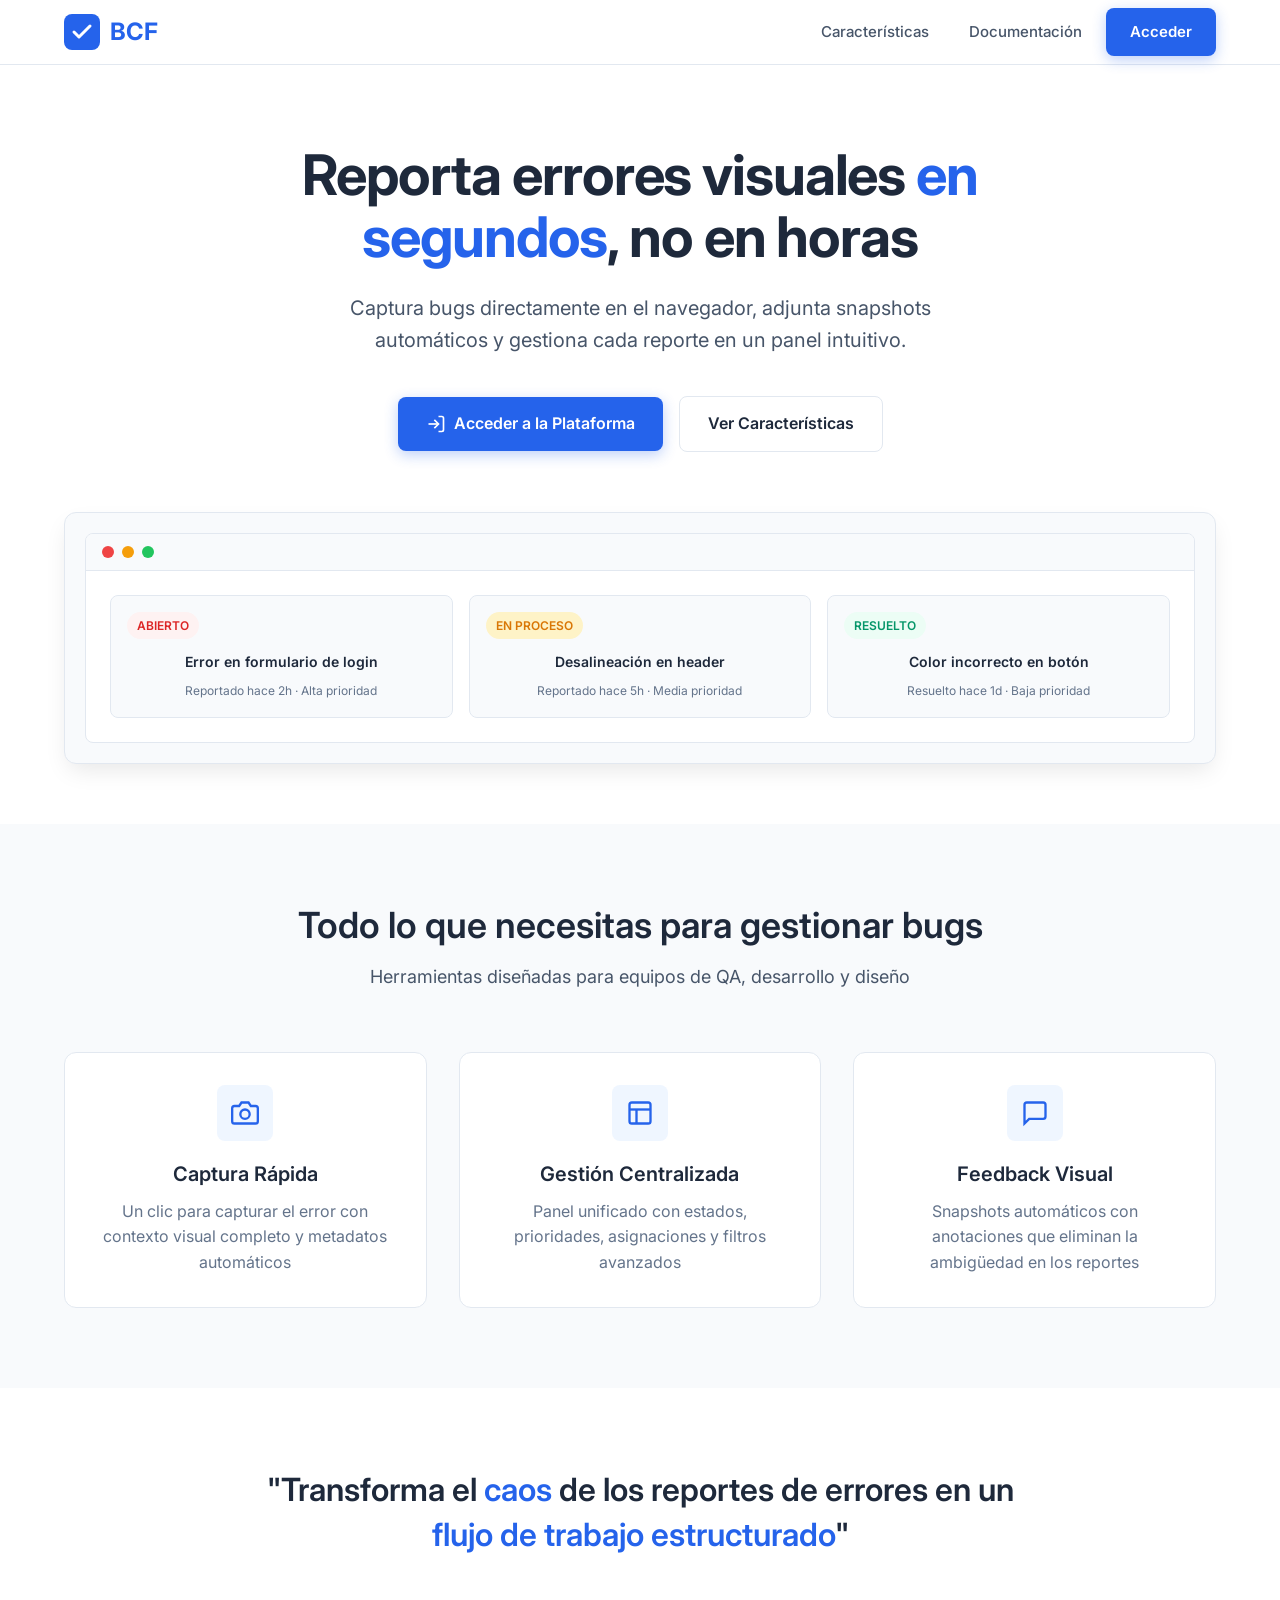
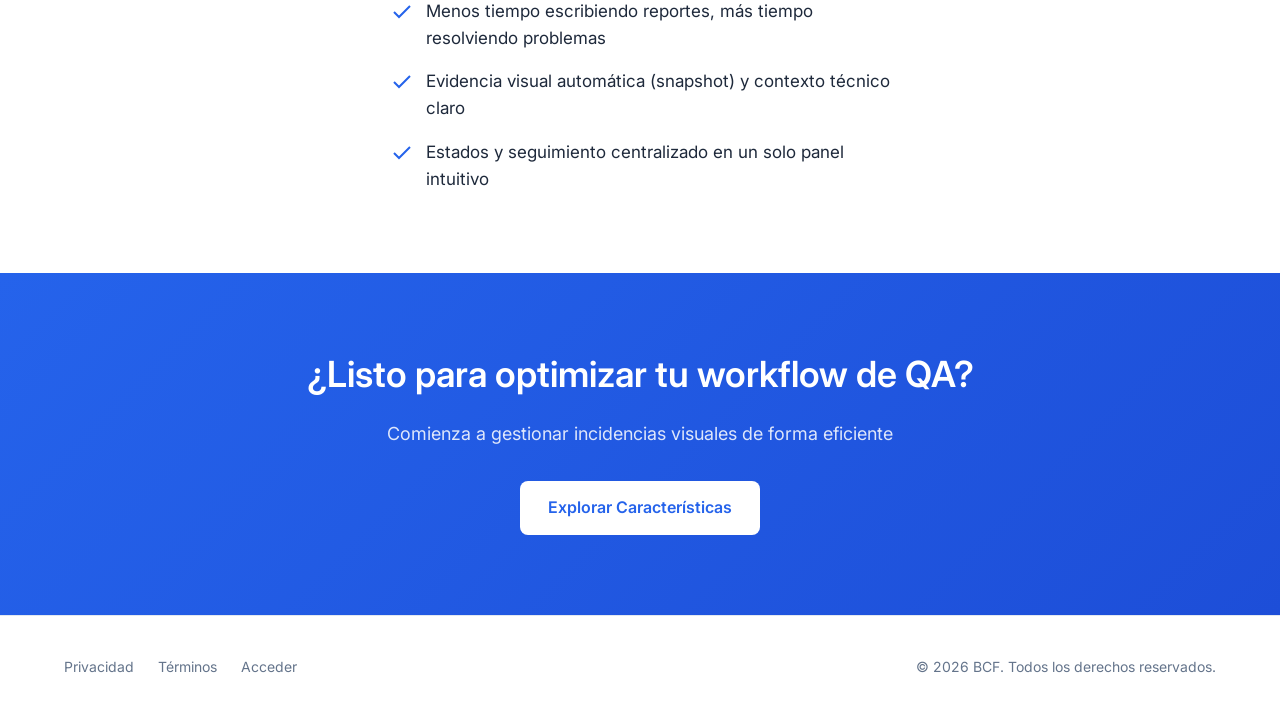
<file: landing.html>
<!DOCTYPE html>
<html lang="es">
<head>
    <meta charset="UTF-8">
    <meta name="viewport" content="width=device-width, initial-scale=1.0">
    <title>BCF - Gestión de Incidencias Visuales y Feedback</title>
    <meta name="description" content="La plataforma definitiva para capturar, reportar y resolver errores visuales en tiempo récord.">

    <!-- Preconnect para fuentes -->
    <link rel="preconnect" href="https://fonts.googleapis.com">
    <link rel="preconnect" href="https://fonts.gstatic.com" crossorigin>
    <link href="https://fonts.googleapis.com/css2?family=Inter:wght@400;500;600;700&display=swap" rel="stylesheet">

    <!-- Google Tag Manager (placeholder) -->
    <script>
        window.dataLayer = window.dataLayer || [];
        function gtag(){dataLayer.push(arguments);}
        // GTM tracking ready
        function trackEvent(eventName, eventData) {
            if (window.dataLayer) {
                window.dataLayer.push({
                    'event': eventName,
                    ...eventData
                });
            }
            console.log('[GTM]', eventName, eventData);
        }
    </script>

    <style>
        /* ===== CSS Variables ===== */
        :root {
            --primary: #2563eb;
            --primary-hover: #1d4ed8;
            --primary-light: #eff6ff;
            --text: #1e293b;
            --text-secondary: #475569;
            --text-muted: #64748b;
            --background: #ffffff;
            --background-alt: #f8fafc;
            --border: #e2e8f0;
            --font: 'Inter', system-ui, -apple-system, sans-serif;
            --radius: 8px;
            --radius-lg: 12px;
            --shadow: 0 4px 6px -1px rgb(0 0 0 / 0.1);
            --shadow-lg: 0 10px 25px -5px rgb(0 0 0 / 0.1);
            --transition: all 0.2s ease;
        }

        /* ===== Reset & Base ===== */
        *, *::before, *::after {
            box-sizing: border-box;
            margin: 0;
            padding: 0;
        }

        html {
            scroll-behavior: smooth;
        }

        body {
            font-family: var(--font);
            color: var(--text);
            background: var(--background);
            line-height: 1.6;
            -webkit-font-smoothing: antialiased;
        }

        img, svg {
            display: block;
            max-width: 100%;
        }

        a {
            color: inherit;
            text-decoration: none;
        }

        /* ===== Typography ===== */
        h1 {
            font-size: clamp(2.25rem, 5vw, 3.5rem);
            font-weight: 700;
            line-height: 1.1;
            letter-spacing: -0.02em;
        }

        h2 {
            font-size: clamp(1.75rem, 4vw, 2.25rem);
            font-weight: 600;
            line-height: 1.2;
        }

        h3 {
            font-size: 1.25rem;
            font-weight: 600;
            line-height: 1.3;
        }

        p {
            font-size: 1.125rem;
            color: var(--text-secondary);
        }

        /* ===== Layout ===== */
        .container {
            width: 100%;
            max-width: 1200px;
            margin: 0 auto;
            padding: 0 24px;
        }

        /* ===== Header ===== */
        .header {
            position: sticky;
            top: 0;
            z-index: 100;
            background: rgba(255, 255, 255, 0.95);
            backdrop-filter: blur(10px);
            border-bottom: 1px solid var(--border);
        }

        .header-inner {
            display: flex;
            align-items: center;
            justify-content: space-between;
            height: 64px;
        }

        .logo {
            display: flex;
            align-items: center;
            gap: 10px;
            font-size: 1.5rem;
            font-weight: 700;
            color: var(--primary);
        }

        .logo-icon {
            width: 36px;
            height: 36px;
        }

        .nav {
            display: flex;
            align-items: center;
            gap: 8px;
        }

        .nav-link {
            padding: 8px 16px;
            font-size: 0.9375rem;
            font-weight: 500;
            color: var(--text-secondary);
            border-radius: var(--radius);
            transition: var(--transition);
        }

        .nav-link:hover {
            color: var(--text);
            background: var(--background-alt);
        }

        /* ===== Buttons ===== */
        .btn {
            display: inline-flex;
            align-items: center;
            justify-content: center;
            gap: 8px;
            padding: 12px 24px;
            font-family: var(--font);
            font-size: 0.9375rem;
            font-weight: 600;
            border: none;
            border-radius: var(--radius);
            cursor: pointer;
            transition: var(--transition);
        }

        .btn-primary {
            background: var(--primary);
            color: white;
            box-shadow: 0 4px 14px rgba(37, 99, 235, 0.3);
        }

        .btn-primary:hover {
            background: var(--primary-hover);
            transform: translateY(-2px);
            box-shadow: 0 6px 20px rgba(37, 99, 235, 0.4);
        }

        .btn-primary:focus {
            outline: 3px solid rgba(37, 99, 235, 0.5);
            outline-offset: 2px;
        }

        .btn-secondary {
            background: var(--background);
            color: var(--text);
            border: 1px solid var(--border);
        }

        .btn-secondary:hover {
            background: var(--background-alt);
            border-color: var(--text-muted);
        }

        .btn-lg {
            padding: 14px 28px;
            font-size: 1rem;
        }

        /* ===== Hero Section ===== */
        .hero {
            padding: 80px 0 60px;
            text-align: center;
        }

        .hero-content {
            max-width: 800px;
            margin: 0 auto;
        }

        .hero h1 {
            margin-bottom: 24px;
        }

        .hero h1 span {
            color: var(--primary);
        }

        .hero-subtitle {
            font-size: 1.25rem;
            color: var(--text-secondary);
            margin-bottom: 40px;
            max-width: 600px;
            margin-left: auto;
            margin-right: auto;
        }

        .hero-actions {
            display: flex;
            align-items: center;
            justify-content: center;
            gap: 16px;
            flex-wrap: wrap;
        }

        .hero-mockup {
            margin-top: 60px;
            padding: 20px;
            background: var(--background-alt);
            border-radius: var(--radius-lg);
            border: 1px solid var(--border);
            box-shadow: var(--shadow-lg);
        }

        .mockup-window {
            background: var(--background);
            border-radius: var(--radius);
            overflow: hidden;
            border: 1px solid var(--border);
        }

        .mockup-header {
            display: flex;
            align-items: center;
            gap: 8px;
            padding: 12px 16px;
            background: var(--background-alt);
            border-bottom: 1px solid var(--border);
        }

        .mockup-dot {
            width: 12px;
            height: 12px;
            border-radius: 50%;
            background: var(--border);
        }

        .mockup-dot.red { background: #ef4444; }
        .mockup-dot.yellow { background: #f59e0b; }
        .mockup-dot.green { background: #22c55e; }

        .mockup-content {
            padding: 24px;
            display: grid;
            grid-template-columns: 1fr 1fr 1fr;
            gap: 16px;
        }

        .mockup-card {
            padding: 16px;
            background: var(--background-alt);
            border-radius: var(--radius);
            border: 1px solid var(--border);
        }

        .mockup-card-header {
            display: flex;
            align-items: center;
            justify-content: space-between;
            margin-bottom: 12px;
        }

        .mockup-badge {
            padding: 4px 10px;
            font-size: 0.75rem;
            font-weight: 600;
            border-radius: 20px;
            text-transform: uppercase;
        }

        .badge-open { background: #fef2f2; color: #dc2626; }
        .badge-progress { background: #fef3c7; color: #d97706; }
        .badge-resolved { background: #ecfdf5; color: #059669; }

        .mockup-title {
            font-size: 0.875rem;
            font-weight: 600;
            margin-bottom: 8px;
        }

        .mockup-meta {
            font-size: 0.75rem;
            color: var(--text-muted);
        }

        /* ===== Features Section ===== */
        .features {
            padding: 80px 0;
            background: var(--background-alt);
        }

        .features-header {
            text-align: center;
            margin-bottom: 60px;
        }

        .features-header h2 {
            margin-bottom: 16px;
        }

        .features-grid {
            display: grid;
            grid-template-columns: repeat(3, 1fr);
            gap: 32px;
        }

        .feature-card {
            padding: 32px;
            background: var(--background);
            border-radius: var(--radius-lg);
            border: 1px solid var(--border);
            text-align: center;
            transition: var(--transition);
        }

        .feature-card:hover {
            transform: translateY(-4px);
            box-shadow: var(--shadow-lg);
        }

        .feature-icon {
            width: 56px;
            height: 56px;
            margin: 0 auto 20px;
            padding: 14px;
            background: var(--primary-light);
            border-radius: var(--radius);
            color: var(--primary);
        }

        .feature-card h3 {
            margin-bottom: 12px;
        }

        .feature-card p {
            font-size: 1rem;
            color: var(--text-muted);
        }

        /* ===== Value Proposition ===== */
        .value-prop {
            padding: 80px 0;
        }

        .value-prop-inner {
            max-width: 800px;
            margin: 0 auto;
            text-align: center;
        }

        .value-prop-quote {
            font-size: clamp(1.5rem, 3vw, 2rem);
            font-weight: 600;
            color: var(--text);
            margin-bottom: 40px;
            line-height: 1.4;
        }

        .value-prop-quote span {
            color: var(--primary);
        }

        .value-bullets {
            display: flex;
            flex-direction: column;
            gap: 16px;
            text-align: left;
            max-width: 500px;
            margin: 0 auto;
        }

        .value-bullet {
            display: flex;
            align-items: flex-start;
            gap: 12px;
            font-size: 1.0625rem;
        }

        .value-bullet svg {
            flex-shrink: 0;
            width: 24px;
            height: 24px;
            color: var(--primary);
            margin-top: 2px;
        }

        /* ===== CTA Section ===== */
        .cta-section {
            padding: 80px 0;
            background: linear-gradient(135deg, var(--primary) 0%, var(--primary-hover) 100%);
            text-align: center;
        }

        .cta-section h2 {
            color: white;
            margin-bottom: 24px;
        }

        .cta-section p {
            color: rgba(255, 255, 255, 0.85);
            margin-bottom: 32px;
            font-size: 1.125rem;
        }

        .cta-section .btn {
            background: white;
            color: var(--primary);
        }

        .cta-section .btn:hover {
            background: var(--background-alt);
            transform: translateY(-2px);
        }

        /* ===== Footer ===== */
        .footer {
            padding: 40px 0;
            border-top: 1px solid var(--border);
        }

        .footer-inner {
            display: flex;
            align-items: center;
            justify-content: space-between;
            flex-wrap: wrap;
            gap: 20px;
        }

        .footer-links {
            display: flex;
            align-items: center;
            gap: 24px;
        }

        .footer-link {
            font-size: 0.875rem;
            color: var(--text-muted);
            transition: var(--transition);
        }

        .footer-link:hover {
            color: var(--primary);
        }

        .footer-copy {
            font-size: 0.875rem;
            color: var(--text-muted);
        }

        /* ===== Responsive ===== */
        @media (max-width: 768px) {
            .hero {
                padding: 60px 0 40px;
            }

            .features-grid {
                grid-template-columns: 1fr;
                gap: 24px;
            }

            .mockup-content {
                grid-template-columns: 1fr;
            }

            .nav-link.desktop-only {
                display: none;
            }

            .footer-inner {
                flex-direction: column;
                text-align: center;
            }
        }

        /* ===== Animations ===== */
        @keyframes fadeInUp {
            from {
                opacity: 0;
                transform: translateY(20px);
            }
            to {
                opacity: 1;
                transform: translateY(0);
            }
        }

        .hero-content {
            animation: fadeInUp 0.6s ease-out;
        }

        .hero-mockup {
            animation: fadeInUp 0.6s ease-out 0.2s both;
        }

        .feature-card {
            animation: fadeInUp 0.5s ease-out both;
        }

        .feature-card:nth-child(1) { animation-delay: 0.1s; }
        .feature-card:nth-child(2) { animation-delay: 0.2s; }
        .feature-card:nth-child(3) { animation-delay: 0.3s; }
    </style>
</head>
<body>
    <!-- Header -->
    <header class="header">
        <div class="container header-inner">
            <a href="/" class="logo">
                <svg class="logo-icon" viewBox="0 0 36 36" fill="none" xmlns="http://www.w3.org/2000/svg">
                    <rect width="36" height="36" rx="8" fill="currentColor"/>
                    <path d="M10 18L15 23L26 12" stroke="white" stroke-width="3" stroke-linecap="round" stroke-linejoin="round"/>
                </svg>
                BCF
            </a>
            <nav class="nav">
                <a href="#features" class="nav-link desktop-only">Características</a>
                <a href="/docs" class="nav-link desktop-only">Documentación</a>
                <a href="/login.html" class="btn btn-primary" onclick="trackEvent('cta_login_click', {location: 'header'})">
                    Acceder
                </a>
            </nav>
        </div>
    </header>

    <main>
        <!-- Hero Section -->
        <section class="hero">
            <div class="container">
                <div class="hero-content">
                    <h1>Reporta errores visuales <span>en segundos</span>, no en horas</h1>
                    <p class="hero-subtitle">
                        Captura bugs directamente en el navegador, adjunta snapshots automáticos
                        y gestiona cada reporte en un panel intuitivo.
                    </p>
                    <div class="hero-actions">
                        <a href="/login.html" class="btn btn-primary btn-lg" onclick="trackEvent('cta_login_click', {location: 'hero'})">
                            <svg width="20" height="20" viewBox="0 0 24 24" fill="none" stroke="currentColor" stroke-width="2">
                                <path d="M15 3h4a2 2 0 0 1 2 2v14a2 2 0 0 1-2 2h-4"/>
                                <polyline points="10 17 15 12 10 7"/>
                                <line x1="15" y1="12" x2="3" y2="12"/>
                            </svg>
                            Acceder a la Plataforma
                        </a>
                        <a href="#features" class="btn btn-secondary btn-lg">
                            Ver Características
                        </a>
                    </div>
                </div>

                <!-- Mockup -->
                <div class="hero-mockup">
                    <div class="mockup-window">
                        <div class="mockup-header">
                            <span class="mockup-dot red"></span>
                            <span class="mockup-dot yellow"></span>
                            <span class="mockup-dot green"></span>
                        </div>
                        <div class="mockup-content">
                            <div class="mockup-card">
                                <div class="mockup-card-header">
                                    <span class="mockup-badge badge-open">Abierto</span>
                                </div>
                                <div class="mockup-title">Error en formulario de login</div>
                                <div class="mockup-meta">Reportado hace 2h · Alta prioridad</div>
                            </div>
                            <div class="mockup-card">
                                <div class="mockup-card-header">
                                    <span class="mockup-badge badge-progress">En Proceso</span>
                                </div>
                                <div class="mockup-title">Desalineación en header</div>
                                <div class="mockup-meta">Reportado hace 5h · Media prioridad</div>
                            </div>
                            <div class="mockup-card">
                                <div class="mockup-card-header">
                                    <span class="mockup-badge badge-resolved">Resuelto</span>
                                </div>
                                <div class="mockup-title">Color incorrecto en botón</div>
                                <div class="mockup-meta">Resuelto hace 1d · Baja prioridad</div>
                            </div>
                        </div>
                    </div>
                </div>
            </div>
        </section>

        <!-- Features Section -->
        <section class="features" id="features">
            <div class="container">
                <div class="features-header">
                    <h2>Todo lo que necesitas para gestionar bugs</h2>
                    <p>Herramientas diseñadas para equipos de QA, desarrollo y diseño</p>
                </div>

                <div class="features-grid">
                    <div class="feature-card">
                        <div class="feature-icon">
                            <svg viewBox="0 0 24 24" fill="none" stroke="currentColor" stroke-width="2">
                                <path d="M23 19a2 2 0 0 1-2 2H3a2 2 0 0 1-2-2V8a2 2 0 0 1 2-2h4l2-3h6l2 3h4a2 2 0 0 1 2 2z"/>
                                <circle cx="12" cy="13" r="4"/>
                            </svg>
                        </div>
                        <h3>Captura Rápida</h3>
                        <p>Un clic para capturar el error con contexto visual completo y metadatos automáticos</p>
                    </div>

                    <div class="feature-card">
                        <div class="feature-icon">
                            <svg viewBox="0 0 24 24" fill="none" stroke="currentColor" stroke-width="2">
                                <rect x="3" y="3" width="18" height="18" rx="2" ry="2"/>
                                <line x1="3" y1="9" x2="21" y2="9"/>
                                <line x1="9" y1="21" x2="9" y2="9"/>
                            </svg>
                        </div>
                        <h3>Gestión Centralizada</h3>
                        <p>Panel unificado con estados, prioridades, asignaciones y filtros avanzados</p>
                    </div>

                    <div class="feature-card">
                        <div class="feature-icon">
                            <svg viewBox="0 0 24 24" fill="none" stroke="currentColor" stroke-width="2">
                                <path d="M21 15a2 2 0 0 1-2 2H7l-4 4V5a2 2 0 0 1 2-2h14a2 2 0 0 1 2 2z"/>
                            </svg>
                        </div>
                        <h3>Feedback Visual</h3>
                        <p>Snapshots automáticos con anotaciones que eliminan la ambigüedad en los reportes</p>
                    </div>
                </div>
            </div>
        </section>

        <!-- Value Proposition -->
        <section class="value-prop">
            <div class="container">
                <div class="value-prop-inner">
                    <p class="value-prop-quote">
                        "Transforma el <span>caos</span> de los reportes de errores en un <span>flujo de trabajo estructurado</span>"
                    </p>

                    <div class="value-bullets">
                        <div class="value-bullet">
                            <svg viewBox="0 0 24 24" fill="none" stroke="currentColor" stroke-width="2">
                                <polyline points="20 6 9 17 4 12"/>
                            </svg>
                            <span>Menos tiempo escribiendo reportes, más tiempo resolviendo problemas</span>
                        </div>
                        <div class="value-bullet">
                            <svg viewBox="0 0 24 24" fill="none" stroke="currentColor" stroke-width="2">
                                <polyline points="20 6 9 17 4 12"/>
                            </svg>
                            <span>Evidencia visual automática (snapshot) y contexto técnico claro</span>
                        </div>
                        <div class="value-bullet">
                            <svg viewBox="0 0 24 24" fill="none" stroke="currentColor" stroke-width="2">
                                <polyline points="20 6 9 17 4 12"/>
                            </svg>
                            <span>Estados y seguimiento centralizado en un solo panel intuitivo</span>
                        </div>
                    </div>
                </div>
            </div>
        </section>

        <!-- CTA Section -->
        <section class="cta-section">
            <div class="container">
                <h2>¿Listo para optimizar tu workflow de QA?</h2>
                <p>Comienza a gestionar incidencias visuales de forma eficiente</p>
                <a href="#features" class="btn btn-lg" onclick="trackEvent('cta_features_click', {location: 'cta_section'})">
                    Explorar Características
                </a>
            </div>
        </section>
    </main>

    <!-- Footer -->
    <footer class="footer">
        <div class="container footer-inner">
            <div class="footer-links">
                <a href="/privacy" class="footer-link">Privacidad</a>
                <a href="/terms" class="footer-link">Términos</a>
                <a href="/login.html" class="footer-link">Acceder</a>
            </div>
            <p class="footer-copy">© 2026 BCF. Todos los derechos reservados.</p>
        </div>
    </footer>
</body>
</html>
</file>
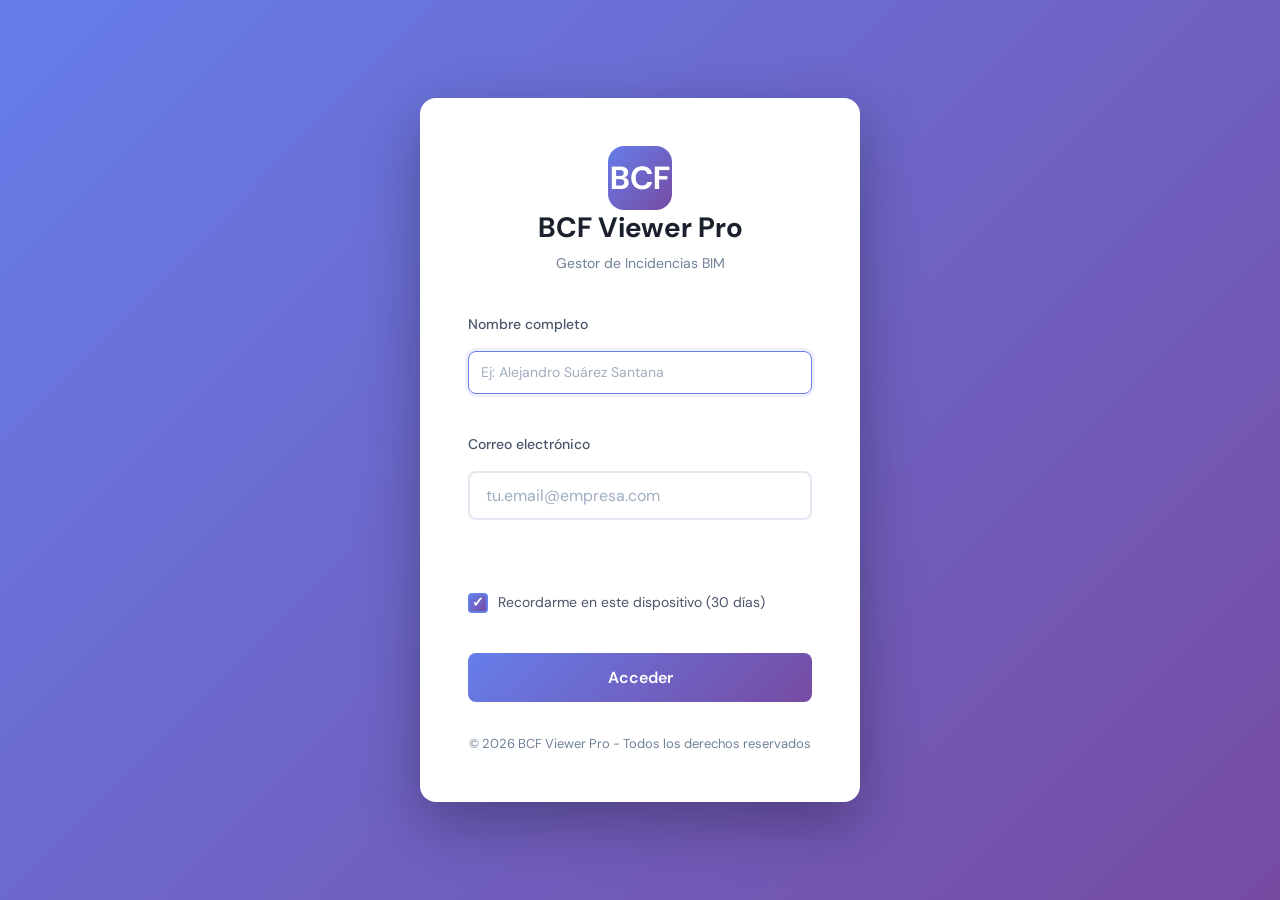
<file: login.html>
<!DOCTYPE html>
<html lang="es">
<head>
    <meta charset="UTF-8">
    <meta name="viewport" content="width=device-width, initial-scale=1.0">
    <title>Login - BCF Viewer Pro</title>
    <link rel="preconnect" href="https://fonts.googleapis.com">
    <link rel="preconnect" href="https://fonts.gstatic.com" crossorigin>
    <link href="https://fonts.googleapis.com/css2?family=DM+Sans:ital,opsz,wght@0,9..40,100..1000;1,9..40,100..1000&family=Space+Mono:wght@400;700&display=swap" rel="stylesheet">
    <link rel="stylesheet" href="css/styles.css">
    <style>
        /* Login Page Styles */
        body {
            margin: 0;
            padding: 0;
            font-family: 'DM Sans', sans-serif;
            background: linear-gradient(135deg, #667eea 0%, #764ba2 100%);
            min-height: 100vh;
            display: flex;
            align-items: center;
            justify-content: center;
        }

        .login-container {
            background: white;
            border-radius: 16px;
            box-shadow: 0 20px 60px rgba(0, 0, 0, 0.3);
            padding: 48px;
            width: 100%;
            max-width: 440px;
            animation: slideUp 0.4s ease-out;
        }

        @keyframes slideUp {
            from {
                opacity: 0;
                transform: translateY(30px);
            }
            to {
                opacity: 1;
                transform: translateY(0);
            }
        }

        .login-header {
            text-align: center;
            margin-bottom: 40px;
        }

        .login-logo {
            width: 64px;
            height: 64px;
            margin: 0 auto 16px;
            background: linear-gradient(135deg, #667eea 0%, #764ba2 100%);
            border-radius: 16px;
            display: flex;
            align-items: center;
            justify-content: center;
            color: white;
            font-size: 32px;
            font-weight: 700;
        }

        .login-title {
            font-size: 28px;
            font-weight: 700;
            color: #1a202c;
            margin: 0 0 8px 0;
        }

        .login-subtitle {
            font-size: 14px;
            color: #718096;
            margin: 0;
        }

        .login-form {
            display: flex;
            flex-direction: column;
            gap: 20px;
        }

        .form-group {
            display: flex;
            flex-direction: column;
            gap: 8px;
        }

        .form-label {
            font-size: 14px;
            font-weight: 600;
            color: #2d3748;
        }

        .form-input {
            padding: 12px 16px;
            border: 2px solid #e2e8f0;
            border-radius: 8px;
            font-size: 16px;
            font-family: 'DM Sans', sans-serif;
            transition: all 0.2s;
        }

        .form-input:focus {
            outline: none;
            border-color: #667eea;
            box-shadow: 0 0 0 3px rgba(102, 126, 234, 0.1);
        }

        .form-input::placeholder {
            color: #a0aec0;
        }

        .login-button {
            padding: 14px 24px;
            background: var(--gradient-primary, linear-gradient(135deg, #667eea 0%, #764ba2 100%));
            color: white;
            border: none;
            border-radius: 8px;
            font-size: 16px;
            font-weight: 600;
            cursor: pointer;
            transition: all 0.2s;
            font-family: 'DM Sans', sans-serif;
        }

        .login-button:hover {
            transform: translateY(-2px);
            box-shadow: 0 10px 25px rgba(var(--color-primary), 0.4);
        }

        .login-button:active {
            transform: translateY(0);
        }

        .login-button:disabled {
            opacity: 0.6;
            cursor: not-allowed;
            transform: none;
        }

        .alert {
            padding: 12px 16px;
            border-radius: 8px;
            font-size: 14px;
            line-height: 1.5;
            display: none;
        }

        .alert.show {
            display: block;
            animation: fadeIn 0.3s ease-out;
        }

        @keyframes fadeIn {
            from { opacity: 0; }
            to { opacity: 1; }
        }

        .alert-error {
            background: #fee;
            color: #c53030;
            border: 1px solid #fc8181;
        }

        .alert-success {
            background: #f0fdf4;
            color: #15803d;
            border: 1px solid #86efac;
        }

        .alert-info {
            background: #eff6ff;
            color: #1e40af;
            border: 1px solid #93c5fd;
        }

        .alert-warning {
            background: #fffbeb;
            color: #92400e;
            border: 1px solid #fcd34d;
        }

        .login-footer {
            margin-top: 32px;
            text-align: center;
            font-size: 13px;
            color: #718096;
        }

        .domain-info {
            margin-top: 16px;
            padding: 12px;
            background: #f7fafc;
            border-radius: 8px;
            font-size: 13px;
            color: #4a5568;
        }

        .domain-info strong {
            color: #2d3748;
        }

        .spinner {
            display: inline-block;
            width: 16px;
            height: 16px;
            border: 2px solid rgba(255, 255, 255, 0.3);
            border-top-color: white;
            border-radius: 50%;
            animation: spin 0.6s linear infinite;
            margin-right: 8px;
        }

        @keyframes spin {
            to { transform: rotate(360deg); }
        }

        /* Checkbox personalizado */
        .form-check {
            margin-bottom: 20px;
        }

        .checkbox-label {
            display: flex;
            align-items: center;
            gap: 10px;
            cursor: pointer;
            font-size: 14px;
            color: #4a5568;
            user-select: none;
        }

        .checkbox-label input[type="checkbox"] {
            display: none;
        }

        .checkbox-custom {
            width: 20px;
            height: 20px;
            border: 2px solid #cbd5e0;
            border-radius: 4px;
            display: flex;
            align-items: center;
            justify-content: center;
            transition: all 0.2s;
            flex-shrink: 0;
        }

        .checkbox-label input[type="checkbox"]:checked + .checkbox-custom {
            background: linear-gradient(135deg, #667eea 0%, #764ba2 100%);
            border-color: #667eea;
        }

        .checkbox-label input[type="checkbox"]:checked + .checkbox-custom::after {
            content: '✓';
            color: white;
            font-size: 14px;
            font-weight: bold;
        }

        .checkbox-label:hover .checkbox-custom {
            border-color: #667eea;
        }

        /* Validación de email */
        .input-with-validation {
            position: relative;
            width: 100%;
        }

        .input-with-validation .form-input {
            width: 100%;
        }

        .email-validation-icon {
            position: absolute;
            right: 12px;
            top: 50%;
            transform: translateY(-50%);
            font-size: 18px;
            opacity: 0;
            transition: opacity 0.3s;
        }

        .email-validation-icon.valid {
            opacity: 1;
            color: #48bb78;
        }

        .email-validation-icon.invalid {
            opacity: 1;
            color: #f56565;
        }

        .email-suggestion {
            margin-top: 6px;
            font-size: 12px;
            color: #718096;
            min-height: 18px;
        }

        .email-suggestion.show {
            animation: slideDown 0.3s ease-out;
        }

        @keyframes slideDown {
            from {
                opacity: 0;
                transform: translateY(-5px);
            }
            to {
                opacity: 1;
                transform: translateY(0);
            }
        }

        .domain-badge {
            display: inline-block;
            padding: 2px 8px;
            background: #edf2f7;
            border-radius: 4px;
            font-weight: 600;
            color: #4a5568;
            margin-left: 4px;
        }

        .domain-badge.allowed {
            background: #c6f6d5;
            color: #22543d;
        }

        @media (max-width: 500px) {
            .login-container {
                padding: 32px 24px;
                margin: 16px;
            }
        }
    </style>
</head>
<body>
    <div class="login-container">
        <div class="login-header">
            <div class="login-logo">BCF</div>
            <h1 class="login-title">BCF Viewer Pro</h1>
            <p class="login-subtitle">Gestor de Incidencias BIM</p>
        </div>

        <div id="alert" class="alert"></div>

        <form id="login-form" class="login-form">
            <div class="form-group">
                <label for="name" class="form-label">Nombre completo</label>
                <input
                    type="text"
                    id="name"
                    class="form-input"
                    placeholder="Ej: Alejandro Suárez Santana"
                    required
                    autocomplete="name"
                >
            </div>

            <div class="form-group">
                <label for="email" class="form-label">Correo electrónico</label>
                <div class="input-with-validation">
                    <input
                        type="email"
                        id="email"
                        class="form-input"
                        placeholder="tu.email@empresa.com"
                        required
                        autocomplete="email"
                    >
                    <span class="email-validation-icon" id="email-validation"></span>
                </div>
                <div id="email-suggestion" class="email-suggestion"></div>
            </div>

            <div class="form-check">
                <label class="checkbox-label">
                    <input type="checkbox" id="remember-me" checked>
                    <span class="checkbox-custom"></span>
                    Recordarme en este dispositivo (30 días)
                </label>
            </div>

            <button type="submit" id="login-button" class="login-button">
                Acceder
            </button>
        </form>

        <div class="login-footer">
            © 2026 BCF Viewer Pro - Todos los derechos reservados
        </div>
    </div>

    <script type="module">
        import { AuthMgr } from './js/auth-manager.js';
        import { AppConfig, getLogoHTML, getFooterHTML, applyBrandingColors } from './js/app-config.js';

        // Aplicar branding
        applyBrandingColors();

        // Actualizar logo dinámicamente
        const logoContainer = document.querySelector('.login-logo');
        logoContainer.outerHTML = getLogoHTML('medium');

        // Actualizar títulos con configuración
        document.querySelector('.login-title').textContent = AppConfig.branding.appName;
        document.querySelector('.login-subtitle').textContent = AppConfig.branding.tagline;

        // Actualizar footer
        document.querySelector('.login-footer').innerHTML = getFooterHTML();

        const form = document.getElementById('login-form');
        const nameInput = document.getElementById('name');
        const emailInput = document.getElementById('email');
        const rememberMeCheckbox = document.getElementById('remember-me');
        const loginButton = document.getElementById('login-button');
        const alertBox = document.getElementById('alert');
        const emailValidation = document.getElementById('email-validation');
        const emailSuggestion = document.getElementById('email-suggestion');

        const ALLOWED_DOMAINS = AppConfig.allowedDomains;

        // Verificar si ya está autenticado
        if (AuthMgr.isAuthenticated()) {
            window.location.href = '/index.html';
        }

        // Auto-completar último email usado
        const lastEmail = AuthMgr.getLastEmail();
        if (lastEmail) {
            emailInput.value = lastEmail;
            // Sugerir nombre basado en email
            const name = lastEmail.split('@')[0].split('.').map(word =>
                word.charAt(0).toUpperCase() + word.slice(1)
            ).join(' ');
            nameInput.placeholder = `Ej: ${name}`;
        }

        // Validación de email en tiempo real
        emailInput.addEventListener('input', (e) => {
            const email = e.target.value.trim();

            // Limpiar validación si está vacío
            if (!email) {
                emailValidation.className = 'email-validation-icon';
                emailSuggestion.textContent = '';
                emailSuggestion.classList.remove('show');
                return;
            }

            // Validar formato de email
            const emailRegex = /^[^\s@]+@[^\s@]+\.[^\s@]+$/;
            if (emailRegex.test(email)) {
                emailValidation.className = 'email-validation-icon valid';
                emailValidation.textContent = '✓';
            } else {
                emailValidation.className = 'email-validation-icon invalid';
                emailValidation.textContent = '✗';
            }
        });


        function showAlert(message, type = 'info') {
            alertBox.textContent = message;
            alertBox.className = `alert alert-${type} show`;
        }

        function hideAlert() {
            alertBox.classList.remove('show');
        }

        function setLoading(loading) {
            if (loading) {
                loginButton.disabled = true;
                loginButton.innerHTML = '<span class="spinner"></span>Accediendo...';
            } else {
                loginButton.disabled = false;
                loginButton.innerHTML = 'Acceder';
            }
        }

        form.addEventListener('submit', async (e) => {
            e.preventDefault();
            hideAlert();

            const name = nameInput.value.trim();
            const email = emailInput.value.trim();
            const rememberMe = rememberMeCheckbox.checked;

            if (!name || !email) {
                showAlert('Por favor, completa todos los campos', 'error');
                return;
            }

            setLoading(true);

            try {
                const result = await AuthMgr.login(name, email, rememberMe);

                if (result.success) {
                    showAlert(result.message, 'success');

                    // Redirigir después de 1 segundo
                    setTimeout(() => {
                        window.location.href = '/index.html';
                    }, 1000);
                } else {
                    if (result.action === 'request_created') {
                        showAlert(result.message, 'warning');
                    } else {
                        showAlert(result.message, 'error');
                    }
                    setLoading(false);
                }
            } catch (error) {
                console.error('Error en login:', error);
                showAlert('Error inesperado. Por favor, inténtalo de nuevo.', 'error');
                setLoading(false);
            }
        });

        // Auto-focus en el primer campo
        nameInput.focus();
    </script>
</body>
</html>
</file>
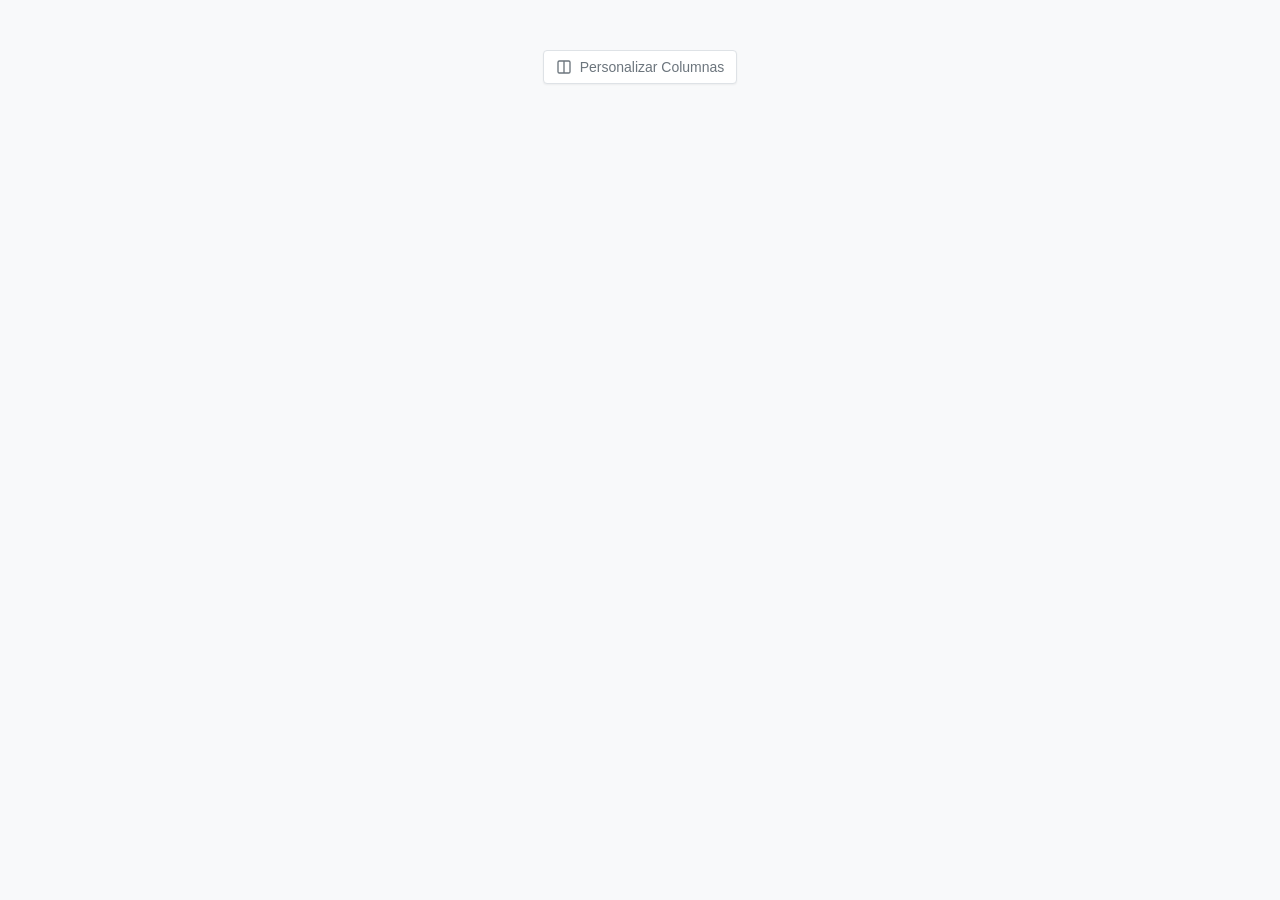
<file: PERSONALIZAR_COLUMNAS.html>
<!DOCTYPE html>
<html lang="es">
<head>
    <meta charset="UTF-8">
    <meta name="viewport" content="width=device-width, initial-scale=1.0">
    <title>Componente Personalizar Columnas</title>
    <style>
        /* =========================================
           1. VARIABLES Y TEMA (Simulación de entorno)
           ========================================= */
        :root {
            --bg-background: #f8f9fa;
            --bg-card: #ffffff;
            --bg-hover: #f1f3f5;
            --text-primary: #212529;
            --text-muted: #6c757d;
            --border-color: #dee2e6;
            --primary-color: #0d6efd;
            --primary-hover: #0b5ed7;
            --danger-color: #dc3545;
            --shadow-sm: 0 1px 2px rgba(0,0,0,0.05);
            --shadow-lg: 0 10px 15px -3px rgba(0,0,0,0.1), 0 4px 6px -2px rgba(0,0,0,0.05);
            --border-radius-sm: 0.25rem;
            --border-radius-lg: 0.5rem;
            --transition-speed: 0.2s;
            --font-family: system-ui, -apple-system, sans-serif;
        }

        body {
            font-family: var(--font-family);
            background-color: var(--bg-background);
            color: var(--text-primary);
            display: flex;
            justify-content: center;
            padding-top: 50px;
            margin: 0;
        }

        /* =========================================
           2. ESTILOS DEL BOTÓN (Solicitado)
           ========================================= */
        .view-btn {
            display: inline-flex;
            align-items: center;
            justify-content: center;
            gap: 8px;
            padding: 8px 12px;
            border: 1px solid var(--border-color);
            background: var(--bg-card);
            color: var(--text-muted);
            border-radius: var(--border-radius-sm);
            cursor: pointer;
            font-size: 14px;
            font-weight: 500;
            transition: all var(--transition-speed) ease;
            box-shadow: var(--shadow-sm);
            user-select: none;
        }

        /* Estados Hover/Active/Focus */
        .view-btn:hover {
            color: var(--primary-color);
            border-color: var(--primary-color);
            background-color: var(--bg-hover);
        }

        .view-btn:active {
            transform: translateY(1px);
            box-shadow: none;
        }

        .view-btn:focus-visible {
            outline: 2px solid var(--primary-color);
            outline-offset: 2px;
        }

        /* Icono dentro del botón */
        .view-btn svg {
            width: 16px;
            height: 16px;
            stroke-width: 2;
        }

        /* =========================================
           3. ESTILOS DEL MODAL Y PANEL
           ========================================= */
        .modal-overlay {
            position: fixed;
            inset: 0;
            z-index: 2000;
            background: rgba(0, 0, 0, 0.5);
            backdrop-filter: blur(2px);
            display: flex;
            align-items: center;
            justify-content: center;
            opacity: 0;
            visibility: hidden;
            transition: opacity 0.2s ease, visibility 0.2s;
        }

        .modal-overlay.active {
            opacity: 1;
            visibility: visible;
        }

        .column-customizer-panel {
            background: var(--bg-card);
            width: 400px;
            max-width: 90vw;
            border-radius: var(--border-radius-lg);
            box-shadow: var(--shadow-lg);
            display: flex;
            flex-direction: column;
            max-height: 80vh;
            transform: translateY(20px);
            transition: transform 0.3s cubic-bezier(0.16, 1, 0.3, 1);
            overflow: hidden;
        }

        .modal-overlay.active .column-customizer-panel {
            transform: translateY(0);
        }

        /* Cabecera del Modal */
        .column-customizer-header {
            padding: 16px;
            border-bottom: 1px solid var(--border-color);
            display: flex;
            justify-content: space-between;
            align-items: center;
        }

        .column-customizer-header h3 {
            margin: 0;
            font-size: 16px;
            font-weight: 600;
        }

        .btn-close-customizer {
            background: none;
            border: none;
            cursor: pointer;
            color: var(--text-muted);
            font-size: 20px;
            padding: 4px;
            line-height: 1;
            border-radius: 4px;
        }

        .btn-close-customizer:hover {
            background-color: var(--bg-hover);
            color: var(--text-primary);
        }

        /* Cuerpo del Modal */
        .column-customizer-body {
            padding: 16px;
            overflow-y: auto;
            flex: 1;
        }

        .text-sm { font-size: 12px; }
        .text-muted { color: var(--text-muted); }
        .mb-3 { margin-bottom: 12px; }

        /* Lista de Columnas (Drag & Drop) */
        .column-list {
            display: flex;
            flex-direction: column;
            gap: 8px;
        }

        .column-item {
            display: flex;
            align-items: center;
            padding: 8px 12px;
            background: var(--bg-card);
            border: 1px solid var(--border-color);
            border-radius: var(--border-radius-sm);
            transition: all 0.2s ease;
            cursor: grab;
        }

        .column-item:hover {
            border-color: var(--primary-color);
        }

        .column-item.dragging {
            opacity: 0.5;
            background: var(--bg-hover);
            cursor: grabbing;
        }

        .column-item.active {
            background-color: #f0f7ff; /* Ligero tinte azul para activos */
            border-color: #cce5ff;
        }

        /* Elementos dentro del item */
        .column-item-drag-handle {
            margin-right: 12px;
            color: var(--text-muted);
            cursor: grab;
            display: flex;
            align-items: center;
        }

        .column-item-icon {
            margin: 0 12px;
            display: flex;
            align-items: center;
            color: var(--text-muted);
        }

        .column-item-label {
            flex: 1;
            font-size: 14px;
            font-weight: 500;
        }

        /* Checkbox personalizado */
        .checkbox-wrapper {
            position: relative;
            width: 18px;
            height: 18px;
            margin-right: 8px;
            cursor: pointer;
        }

        .checkbox-wrapper input {
            opacity: 0;
            width: 0;
            height: 0;
        }

        .checkmark {
            position: absolute;
            top: 0;
            left: 0;
            height: 18px;
            width: 18px;
            background-color: #eee;
            border-radius: 4px;
            transition: all 0.2s;
        }

        .checkbox-wrapper:hover input ~ .checkmark {
            background-color: #ccc;
        }

        .checkbox-wrapper input:checked ~ .checkmark {
            background-color: var(--primary-color);
        }

        .checkmark:after {
            content: "";
            position: absolute;
            display: none;
        }

        .checkbox-wrapper input:checked ~ .checkmark:after {
            display: block;
        }

        .checkbox-wrapper .checkmark:after {
            left: 6px;
            top: 2px;
            width: 5px;
            height: 10px;
            border: solid white;
            border-width: 0 2px 2px 0;
            transform: rotate(45deg);
        }

        /* Pie del Modal */
        .column-customizer-footer {
            padding: 16px;
            border-top: 1px solid var(--border-color);
            display: flex;
            justify-content: flex-end;
            gap: 10px;
            background: var(--bg-background);
        }

        .btn {
            padding: 6px 16px;
            border-radius: var(--border-radius-sm);
            font-size: 14px;
            font-weight: 500;
            cursor: pointer;
            transition: all 0.2s;
            border: none;
        }

        .btn-ghost {
            background: transparent;
            color: var(--text-muted);
        }
        .btn-ghost:hover {
            background: var(--bg-hover);
            color: var(--text-primary);
        }

        .btn-primary {
            background: var(--primary-color);
            color: white;
        }
        .btn-primary:hover {
            background: var(--primary-hover);
        }

        /* Responsive */
        @media (max-width: 480px) {
            .column-customizer-panel {
                width: 100%;
                height: 100vh;
                max-height: 100vh;
                border-radius: 0;
            }
        }
    </style>
</head>
<body>

    <!-- 
        4. BOTÓN DE ACTIVACIÓN 
        Accesible con aria-label y title
    -->
    <button id="btn-open-customizer" class="view-btn" aria-label="Personalizar columnas" title="Configurar columnas visibles">
        <svg xmlns="http://www.w3.org/2000/svg" width="24" height="24" viewBox="0 0 24 24" fill="none" stroke="currentColor" stroke-linecap="round" stroke-linejoin="round">
            <path d="M12 3h7a2 2 0 0 1 2 2v14a2 2 0 0 1-2 2h-7m0-18H5a2 2 0 0 0-2 2v14a2 2 0 0 0 2 2h7m0-18v18"/>
        </svg>
        <span>Personalizar Columnas</span>
    </button>

    <!-- 
        5. LÓGICA JAVASCRIPT (ES6+)
    -->
    <script>
        /**
         * Componente Autocontenido: Personalizador de Columnas
         * Maneja configuración, renderizado de modal, drag & drop y persistencia.
         */
        document.addEventListener('DOMContentLoaded', () => {
            
            // --- CONSTANTES Y CONFIGURACIÓN ---
            
            // Iconos SVG para las columnas (Inline para portabilidad)
            const ICONS = {
                drag: `<svg width="16" height="16" viewBox="0 0 24 24" fill="none" stroke="currentColor" stroke-width="2"><line x1="8" y1="6" x2="21" y2="6"/><line x1="8" y1="12" x2="21" y2="12"/><line x1="8" y1="18" x2="21" y2="18"/><line x1="3" y1="6" x2="3.01" y2="6"/><line x1="3" y1="12" x2="3.01" y2="12"/><line x1="3" y1="18" x2="3.01" y2="18"/></svg>`,
                title: `<svg width="16" height="16" viewBox="0 0 24 24" fill="none" stroke="currentColor" stroke-width="2"><path d="M14.5 2H6a2 2 0 0 0-2 2v16a2 2 0 0 0 2 2h12a2 2 0 0 0 2-2V7.5L14.5 2z"/><polyline points="14 2 14 8 20 8"/></svg>`,
                status: `<svg width="16" height="16" viewBox="0 0 24 24" fill="none" stroke="currentColor" stroke-width="2"><circle cx="12" cy="12" r="10"/><line x1="12" y1="8" x2="12" y2="12"/><line x1="12" y1="16" x2="12.01" y2="16"/></svg>`,
                priority: `<svg width="16" height="16" viewBox="0 0 24 24" fill="none" stroke="currentColor" stroke-width="2"><path d="M12 2L2 7l10 5 10-5-10-5zM2 17l10 5 10-5M2 12l10 5 10-5"/></svg>`,
                type: `<svg width="16" height="16" viewBox="0 0 24 24" fill="none" stroke="currentColor" stroke-width="2"><rect x="3" y="3" width="7" height="7"/><rect x="14" y="3" width="7" height="7"/><rect x="14" y="14" width="7" height="7"/><rect x="3" y="14" width="7" height="7"/></svg>`,
                assigned: `<svg width="16" height="16" viewBox="0 0 24 24" fill="none" stroke="currentColor" stroke-width="2"><path d="M20 21v-2a4 4 0 0 0-4-4H8a4 4 0 0 0-4 4v2"/><circle cx="12" cy="7" r="4"/></svg>`,
                date: `<svg width="16" height="16" viewBox="0 0 24 24" fill="none" stroke="currentColor" stroke-width="2"><rect x="3" y="4" width="18" height="18" rx="2" ry="2"/><line x1="16" y1="2" x2="16" y2="6"/><line x1="8" y1="2" x2="8" y2="6"/><line x1="3" y1="10" x2="21" y2="10"/></svg>`,
                guid: `<svg width="16" height="16" viewBox="0 0 24 24" fill="none" stroke="currentColor" stroke-width="2"><path d="M10 13a5 5 0 0 0 7.54.54l3-3a5 5 0 0 0-7.07-7.07l-1.72 1.71"/><path d="M14 11a5 5 0 0 0-7.54-.54l-3 3a5 5 0 0 0 7.07 7.07l1.71-1.71"/></svg>`,
                comments: `<svg width="16" height="16" viewBox="0 0 24 24" fill="none" stroke="currentColor" stroke-width="2"><path d="M21 15a2 2 0 0 1-2 2H7l-4 4V5a2 2 0 0 1 2-2h14a2 2 0 0 1 2 2z"/></svg>`
            };

            // Definición Maestra de Columnas
            const ALL_COLUMNS = [
                // Columnas fijas (mandatory: true) no se muestran en el personalizador
                { id: 'checkbox', label: '', mandatory: true },
                { id: 'index', label: '#', mandatory: true },
                // Columnas personalizables
                { id: 'title', label: 'Título', default: true, icon: ICONS.title },
                { id: 'status', label: 'Estado', default: true, icon: ICONS.status },
                { id: 'priority', label: 'Prioridad', default: true, icon: ICONS.priority },
                { id: 'type', label: 'Disciplina', default: true, icon: ICONS.type },
                { id: 'assigned', label: 'Asignado a', default: true, icon: ICONS.assigned },
                { id: 'date', label: 'Fecha', default: true, icon: ICONS.date },
                { id: 'guid', label: 'GUID', default: false, icon: ICONS.guid },
                { id: 'comments', label: 'Comentarios', default: false, icon: ICONS.comments },
                { id: 'actions', label: '', mandatory: true }
            ];

            // Estado local (se carga de localStorage o usa defaults)
            let columnPreferences = [];

            // --- FUNCIONES CORE ---

            /**
             * Carga preferencias guardadas o establece defaults
             */
            function loadPreferences() {
                try {
                    const saved = localStorage.getItem('column_prefs_v1');
                    if (saved) {
                        columnPreferences = JSON.parse(saved);
                        console.log('Preferencias cargadas:', columnPreferences);
                    } else {
                        // Default: Todas las 'default: true' en orden original
                        columnPreferences = ALL_COLUMNS.filter(c => c.default).map(c => c.id);
                    }
                } catch (e) {
                    console.error('Error cargando preferencias:', e);
                    // Fallback a defaults en caso de error
                    columnPreferences = ALL_COLUMNS.filter(c => c.default).map(c => c.id);
                }
            }

            /**
             * Guarda las preferencias actuales
             */
            function savePreferences(newOrderIds) {
                try {
                    localStorage.setItem('column_prefs_v1', JSON.stringify(newOrderIds));
                    columnPreferences = newOrderIds;
                    
                    // Aquí dispararíamos el evento para actualizar la tabla real
                    alert('Preferencias guardadas correctamente.\nColumnas activas: ' + newOrderIds.join(', '));
                    closeModal();
                } catch (e) {
                    console.error('Error guardando preferencias:', e);
                    alert('Error al guardar configuración.');
                }
            }

            /**
             * Genera y muestra el modal de personalización
             */
            function openCustomizerModal() {
                // Prevenir múltiples modales
                if (document.getElementById('column-customizer-modal')) return;

                // Filtrar solo columnas configurables (no obligatorias)
                // El orden en la lista debe reflejar:
                // 1. Las columnas activas en el orden guardado
                // 2. Las columnas inactivas al final (en su orden original de definición)
                
                const activeCols = [];
                const inactiveCols = [];

                // Primero buscar las activas en el orden de preferencias
                columnPreferences.forEach(id => {
                    const col = ALL_COLUMNS.find(c => c.id === id && !c.mandatory);
                    if (col) activeCols.push(col);
                });

                // Luego buscar las que faltan (inactivas)
                ALL_COLUMNS.forEach(col => {
                    if (!col.mandatory && !columnPreferences.includes(col.id)) {
                        inactiveCols.push(col);
                    }
                });

                const displayOrder = [...activeCols, ...inactiveCols];

                // Generar HTML de la lista
                const listItemsHtml = displayOrder.map(col => {
                    const isActive = columnPreferences.includes(col.id);
                    return `
                        <div class="column-item ${isActive ? 'active' : ''}" 
                             data-id="${col.id}" 
                             draggable="true"
                             role="listitem">
                            <div class="column-item-drag-handle" title="Arrastrar para reordenar">
                                ${ICONS.drag}
                            </div>
                            <label class="checkbox-wrapper">
                                <input type="checkbox" ${isActive ? 'checked' : ''} aria-label="Mostrar columna ${col.label}">
                                <span class="checkmark"></span>
                            </label>
                            <div class="column-item-icon">${col.icon || ''}</div>
                            <span class="column-item-label">${col.label}</span>
                        </div>
                    `;
                }).join('');

                // Estructura completa del Modal
                const modalHtml = `
                    <div class="modal-overlay" id="column-customizer-modal" role="dialog" aria-modal="true" aria-labelledby="modal-title">
                        <div class="column-customizer-panel">
                            <div class="column-customizer-header">
                                <h3 id="modal-title">Personalizar Columnas</h3>
                                <button class="btn-close-customizer" aria-label="Cerrar">✕</button>
                            </div>
                            <div class="column-customizer-body">
                                <p class="text-muted text-sm mb-3">
                                    Arrastra los elementos para cambiar el orden. Marca las casillas para mostrar u ocultar columnas.
                                </p>
                                <div class="column-list" id="column-list-container" role="list">
                                    ${listItemsHtml}
                                </div>
                            </div>
                            <div class="column-customizer-footer">
                                <button class="btn btn-ghost" id="btn-reset-columns">Restablecer</button>
                                <button class="btn btn-primary" id="btn-save-columns">Guardar Cambios</button>
                            </div>
                        </div>
                    </div>
                `;

                // Insertar en DOM
                document.body.insertAdjacentHTML('beforeend', modalHtml);

                // Activar animación (pequeño delay para permitir renderizado)
                requestAnimationFrame(() => {
                    const modal = document.getElementById('column-customizer-modal');
                    if(modal) modal.classList.add('active');
                });

                // Configurar eventos del modal
                setupModalEvents();
            }

            /**
             * Cierra el modal con animación
             */
            function closeModal() {
                const modal = document.getElementById('column-customizer-modal');
                if (!modal) return;

                modal.classList.remove('active');
                setTimeout(() => {
                    modal.remove();
                }, 200); // Esperar a que termine la transición CSS
            }

            /**
             * Configura Drag & Drop y Listeners de botones
             */
            function setupModalEvents() {
                const modal = document.getElementById('column-customizer-modal');
                const container = document.getElementById('column-list-container');
                
                // 1. Eventos de Botones
                modal.querySelector('.btn-close-customizer').addEventListener('click', closeModal);
                
                modal.querySelector('#btn-save-columns').addEventListener('click', () => {
                    // Recolectar estado actual
                    const items = container.querySelectorAll('.column-item');
                    const newPrefs = [];
                    items.forEach(item => {
                        const isChecked = item.querySelector('input[type="checkbox"]').checked;
                        if (isChecked) {
                            newPrefs.push(item.dataset.id);
                        }
                    });
                    savePreferences(newPrefs);
                });

                modal.querySelector('#btn-reset-columns').addEventListener('click', () => {
                    if(confirm('¿Restablecer a la configuración predeterminada?')) {
                        localStorage.removeItem('column_prefs_v1');
                        loadPreferences();
                        closeModal();
                        setTimeout(openCustomizerModal, 250); // Reabrir para ver cambios
                    }
                });

                // Cerrar al hacer clic fuera del panel (overlay)
                modal.addEventListener('click', (e) => {
                    if (e.target === modal) closeModal();
                });

                // Manejo de checkboxes (visual)
                container.addEventListener('change', (e) => {
                    if (e.target.type === 'checkbox') {
                        const item = e.target.closest('.column-item');
                        if (e.target.checked) {
                            item.classList.add('active');
                        } else {
                            item.classList.remove('active');
                        }
                    }
                });

                // 2. Lógica Drag & Drop (Nativo HTML5)
                let draggedItem = null;

                const items = container.querySelectorAll('.column-item');
                items.forEach(item => {
                    
                    item.addEventListener('dragstart', (e) => {
                        draggedItem = item;
                        setTimeout(() => item.classList.add('dragging'), 0);
                        // Efecto visual de movimiento
                        e.dataTransfer.effectAllowed = 'move';
                        e.dataTransfer.setData('text/plain', item.dataset.id); // Requerido por Firefox
                    });

                    item.addEventListener('dragend', () => {
                        item.classList.remove('dragging');
                        draggedItem = null;
                        
                        // Opcional: Auto-check al mover si estaba desactivado?
                        // Por ahora mantenemos comportamiento simple
                    });
                });

                container.addEventListener('dragover', (e) => {
                    e.preventDefault(); // Necesario para permitir drop
                    const afterElement = getDragAfterElement(container, e.clientY);
                    const draggable = document.querySelector('.dragging');
                    
                    if (afterElement == null) {
                        container.appendChild(draggable);
                    } else {
                        container.insertBefore(draggable, afterElement);
                    }
                });
            }

            /**
             * Helper para encontrar la posición de inserción durante el drag
             */
            function getDragAfterElement(container, y) {
                // Seleccionar todos los items excepto el que se está arrastrando
                const draggableElements = [...container.querySelectorAll('.column-item:not(.dragging)')];

                return draggableElements.reduce((closest, child) => {
                    const box = child.getBoundingClientRect();
                    // Distancia desde el centro del elemento al cursor
                    const offset = y - box.top - box.height / 2;
                    
                    // Si el offset es negativo (estamos encima del centro) y es el más cercano a 0
                    if (offset < 0 && offset > closest.offset) {
                        return { offset: offset, element: child };
                    } else {
                        return closest;
                    }
                }, { offset: Number.NEGATIVE_INFINITY }).element;
            }

            // --- INICIALIZACIÓN ---
            loadPreferences();
            
            const btn = document.getElementById('btn-open-customizer');
            if(btn) {
                btn.addEventListener('click', openCustomizerModal);
            }
        });
    </script>
</body>
</html>
</file>
<file: css/styles.css>
/* BCF VIEWER PRO - ESTILOS */
:root {
    /* Paleta de colores refinada */
    --color-primary: #3b82f6; /* Azul más moderno */
    --color-primary-hover: #2563eb;
    --color-primary-light: #eff6ff;
    --color-primary-dark: #1e40af;
    
    --bg-primary: #f8fafc;
    --bg-secondary: #ffffff;
    --bg-tertiary: #f1f5f9;
    --bg-card: #ffffff;
    --bg-card-hover: #f8fafc;
    
    --text-primary: #0f172a;
    --text-secondary: #475569;
    --text-muted: #94a3b8;
    
    /* Estados */
    --status-open: #ef4444;
    --status-open-bg: #fef2f2;
    --status-open-text: #991b1b;
    
    --status-progress: #f59e0b;
    --status-progress-bg: #fffbeb;
    --status-progress-text: #92400e;
    
    --status-resolved: #3b82f6;
    --status-resolved-bg: #eff6ff;
    --status-resolved-text: #1e40af;
    
    --status-closed: #10b981;
    --status-closed-bg: #ecfdf5;
    --status-closed-text: #065f46;

    /* Prioridades */
    --priority-high: #dc2626;
    --priority-medium: #f59e0b;
    --priority-low: #64748b;

    --priority-high-bg: #fef2f2;
    --priority-medium-bg: #fffbeb;
    --priority-low-bg: #f1f5f9;

    /* UI Elements */
    --border-color: #e2e8f0;
    --border-radius-xs: 4px;
    --border-radius-sm: 6px;
    --border-radius: 8px;
    --border-radius-lg: 12px;
    --border-radius-xl: 16px;
    --border-radius-full: 9999px;
    
    --shadow-sm: 0 1px 2px 0 rgb(0 0 0 / 0.05);
    --shadow: 0 4px 6px -1px rgb(0 0 0 / 0.1), 0 2px 4px -2px rgb(0 0 0 / 0.1);
    --shadow-md: 0 10px 15px -3px rgb(0 0 0 / 0.1), 0 4px 6px -4px rgb(0 0 0 / 0.1);
    --shadow-lg: 0 20px 25px -5px rgb(0 0 0 / 0.1), 0 8px 10px -6px rgb(0 0 0 / 0.1);
    --shadow-xl: 0 25px 50px -12px rgb(0 0 0 / 0.25);

    --transition: all 200ms cubic-bezier(0.4, 0, 0.2, 1);
    
    --font-sans: 'DM Sans', system-ui, -apple-system, sans-serif;
    --font-mono: 'Space Mono', monospace;

    /* Typography */
    --font-size-xs: 0.75rem;   /* 12px */
    --font-size-sm: 0.875rem;  /* 14px */
    --font-size-base: 1rem;    /* 16px */
    --font-size-lg: 1.125rem;  /* 18px */
    --font-size-xl: 1.25rem;   /* 20px */
    --font-size-2xl: 1.5rem;   /* 24px */
    --font-size-3xl: 1.875rem; /* 30px */
    --font-size-4xl: 2.25rem;  /* 36px */

    --font-weight-normal: 400;
    --font-weight-medium: 500;
    --font-weight-semibold: 600;
    --font-weight-bold: 700;

    --line-height-tight: 1.25;
    --line-height-base: 1.5;
    --line-height-relaxed: 1.625;

    /* Spacing */
    --spacing-1: 4px;
    --spacing-2: 8px;
    --spacing-3: 12px;
    --spacing-4: 16px;
    --spacing-5: 20px;
    --spacing-6: 24px;
    --spacing-8: 32px;
    --spacing-10: 40px;
    --spacing-12: 48px;
    --spacing-16: 64px;
    
    /* Legacy spacing aliases for compatibility */
    --spacing-xs: var(--spacing-1);
    --spacing-sm: var(--spacing-2);
    --spacing-md: var(--spacing-4);
    --spacing-lg: var(--spacing-6);
    --spacing-xl: var(--spacing-8);
    --spacing-2xl: var(--spacing-12);
    
    /* Layout */
    --header-height: 64px;
    --sidebar-width: 280px;
    --panel-width: 400px;
    --accent: var(--color-primary);
    --accent-emphasis: var(--color-primary-dark);
    --bg-hover: var(--bg-tertiary);
    --border: var(--border-color);
}

/* Page Visibility Logic */
.page {
    display: none;
    width: 100%;
    height: 100%;
}

.page.active {
    display: block;
    animation: fadeIn 0.3s ease-out;
}

/* Tema oscuro (opcional, manteniendo variables) */
[data-theme="dark"] {
    --bg-primary: #0f172a;
    --bg-secondary: #1e293b;
    --bg-tertiary: #334155;
    --bg-card: #1e293b;
    --bg-card-hover: #273449;
    
    --text-primary: #f1f5f9;
    --text-secondary: #cbd5e1;
    --text-muted: #94a3b8;
    
    --border-color: #334155;
    --color-primary-light: rgba(59, 130, 246, 0.1);
}

*, *::before, *::after { 
    box-sizing: border-box; 
    margin: 0; 
    padding: 0; 
}

html { 
    font-size: 16px; 
    scroll-behavior: smooth; 
}

body {
    font-family: var(--font-sans);
    background: var(--bg-primary);
    color: var(--text-primary);
    line-height: var(--line-height-base);
    min-height: 100vh;
    overflow-x: hidden;
    -webkit-font-smoothing: antialiased;
    -moz-osx-font-smoothing: grayscale;
}

/* Tipografía */
h1, h2, h3, h4, h5, h6 {
    font-weight: var(--font-weight-bold);
    line-height: var(--line-height-tight);
    color: var(--text-primary);
}

h1 { font-size: var(--font-size-4xl); }
h2 { font-size: var(--font-size-2xl); }
h3 { font-size: var(--font-size-xl); }

a {
    color: inherit;
    text-decoration: none;
    transition: var(--transition);
}
h4 { font-size: 1.125rem; }
p { margin-bottom: 1rem; }
small { font-size: 0.875rem; color: var(--text-muted); }

/* Utilidades */
.hidden { display: none !important; }
.mobile-only { display: none; }
@media (max-width: 1024px) { .mobile-only { display: inline-flex; } }
.flex { display: flex; }
.items-center { align-items: center; }
.justify-between { justify-content: space-between; }
.gap-2 { gap: 0.5rem; }
.gap-4 { gap: 1rem; }
.text-center { text-align: center; }

/* Scrollbar personalizado */
::-webkit-scrollbar { width: 8px; height: 8px; }
::-webkit-scrollbar-track { background: transparent; }
::-webkit-scrollbar-thumb { background: var(--border-color); border-radius: 4px; }
::-webkit-scrollbar-thumb:hover { background: var(--text-muted); }

/* SISTEMA DE NOTIFICACIONES */
.notification {
    background: var(--bg-secondary);
    border: 1px solid var(--border-color);
    border-left: 4px solid var(--color-primary);
    border-radius: var(--border-radius);
    padding: 12px 16px;
    box-shadow: var(--shadow-lg);
    display: flex;
    justify-content: space-between;
    align-items: center;
    gap: 12px;
    animation: slideInRight 0.3s ease-out;
    margin-bottom: 8px;
}

.notification-success { border-left-color: var(--status-closed); }
.notification-error { border-left-color: var(--status-open); }
.notification-warning { border-left-color: var(--status-progress); }

.notification-content { display: flex; align-items: center; gap: 12px; }
.notification-icon { font-size: 1.2rem; }
.notification-message { font-size: 0.9rem; font-weight: 500; }
.notification-close { background: none; border: none; color: var(--text-muted); cursor: pointer; font-size: 1.2rem; transition: color 0.2s; }
.notification-close:hover { color: var(--text-primary); }

@keyframes slideInRight {
    from { transform: translateX(100%); opacity: 0; }
    to { transform: translateX(0); opacity: 1; }
}

/* Loader */
.loading-screen { 
    position: fixed; 
    inset: 0; 
    background: var(--bg-primary); 
    display: flex; 
    flex-direction: column; 
    align-items: center; 
    justify-content: center; 
    z-index: 9999; 
    transition: opacity 0.4s ease, visibility 0.4s ease; 
}
.loading-screen.fade-out { opacity: 0; visibility: hidden; }

.loader-cube { width: 48px; height: 48px; position: relative; transform-style: preserve-3d; animation: rotate 2s infinite linear; }
.cube-face { position: absolute; width: 48px; height: 48px; border: 2px solid var(--color-primary); opacity: 0.6; background: rgba(59, 130, 246, 0.1); }
.front { transform: translateZ(24px); }
.back { transform: rotateY(180deg) translateZ(24px); }
.right { transform: rotateY(90deg) translateZ(24px); }
.left { transform: rotateY(-90deg) translateZ(24px); }
.top { transform: rotateX(90deg) translateZ(24px); }
.bottom { transform: rotateX(-90deg) translateZ(24px); }
@keyframes rotate { 0% { transform: rotateX(0deg) rotateY(0deg); } 100% { transform: rotateX(360deg) rotateY(360deg); } }
.loading-text { margin-top: 32px; color: var(--text-secondary); font-family: var(--font-mono); font-size: 0.9rem; font-weight: 500; letter-spacing: 0.5px; }

/* Drop Zone Overlay */
.drop-zone-overlay {
    position: fixed;
    inset: 0;
    background: rgba(59, 130, 246, 0.9);
    z-index: 2000;
    display: none;
    align-items: center;
    justify-content: center;
    backdrop-filter: blur(4px);
    opacity: 0;
    transition: opacity 0.3s ease;
}

.drop-zone-overlay.active {
    display: flex;
    opacity: 1;
}

.drop-zone-content {
    text-align: center;
    color: white;
    transform: scale(0.9);
    transition: transform 0.3s cubic-bezier(0.34, 1.56, 0.64, 1);
}

.drop-zone-overlay.active .drop-zone-content {
    transform: scale(1);
}

.drop-zone-content svg {
    width: 80px;
    height: 80px;
    margin-bottom: 24px;
    stroke-width: 1.5;
}

.drop-zone-content h3 {
    font-size: 2rem;
    margin-bottom: 8px;
    color: white;
}

.drop-zone-content p {
    font-size: 1.1rem;
    opacity: 0.8;
}

/* HEADER & NAVIGATION */
.dashboard-header, .viewer-header { 
    background: var(--bg-secondary); 
    border-bottom: 1px solid var(--border-color); 
    padding: 0 var(--spacing-lg); 
    height: var(--header-height); 
    display: flex; 
    align-items: center; 
    justify-content: space-between; 
    position: sticky;
    top: 0;
    z-index: 100;
    backdrop-filter: blur(8px);
}

.header-content { display: flex; align-items: center; justify-content: space-between; width: 100%; }

.logo { display: flex; align-items: center; gap: 12px; cursor: pointer; transition: opacity 0.2s; }
.logo:hover { opacity: 0.9; }
.logo-icon { width: 36px; height: 36px; color: var(--color-primary); }
.logo-text h1 { 
    font-size: var(--font-size-xl); 
    font-weight: var(--font-weight-bold); 
    display: flex; 
    align-items: center; 
    gap: var(--spacing-2); 
    margin: 0; 
    letter-spacing: -0.025em; 
}
.pro-badge { 
    background: linear-gradient(135deg, var(--color-primary), #60a5fa); 
    color: white; 
    font-size: var(--font-size-xs); 
    padding: 2px 6px; 
    border-radius: var(--border-radius-xs); 
    text-transform: uppercase; 
    font-weight: var(--font-weight-bold);
    letter-spacing: 0.5px; 
    box-shadow: 0 2px 4px rgba(37, 99, 235, 0.2);
}
.logo-subtitle { 
    font-size: var(--font-size-xs); 
    color: var(--text-muted); 
    display: block; 
    font-weight: var(--font-weight-medium); 
}

.header-actions { display: flex; align-items: center; gap: 12px; }

.view-toggle {
    display: flex;
    background: var(--bg-tertiary);
    border: 1px solid var(--border-color);
    border-radius: var(--border-radius);
    padding: 2px;
}

.view-tool {
    display: flex;
    align-items: center;
    justify-content: center;
    padding: 6px;
    min-width: 36px;
    height: 36px;
    color: var(--text-muted);
    border-radius: var(--border-radius-sm);
    cursor: pointer;
    transition: var(--transition);
}

.view-tool:hover {
    color: var(--text-primary);
    background: var(--bg-card);
}

.view-tool svg {
    width: 18px;
    height: 18px;
}

.tool-separator {
    display: inline-flex;
    align-items: center;
    margin: 0 8px;
    color: var(--text-muted);
    user-select: none;
    pointer-events: none;
}

.view-toggle .btn-icon {
    padding: 6px;
    color: var(--text-muted);
    border-radius: var(--border-radius-sm);
    background: transparent;
    transition: var(--transition);
}

.view-toggle .btn-icon:hover {
    color: var(--text-primary);
    background: var(--bg-card);
}

.view-toggle .btn-icon svg {
    width: 18px;
    height: 18px;
}

.view-btn {
    display: flex;
    align-items: center;
    justify-content: center;
    padding: 6px;
    border: none;
    background: transparent;
    color: var(--text-muted);
    border-radius: var(--border-radius-sm);
    cursor: pointer;
    transition: all 0.2s ease;
}

.view-btn:hover {
    color: var(--text-primary);
}

.view-btn.active {
    background: var(--bg-card);
    color: var(--color-primary);
    box-shadow: var(--shadow-sm);
}
.search-trigger {
    display: flex;
    align-items: center;
    gap: 8px;
    background: var(--bg-tertiary);
    border: 1px solid var(--border-color);
    padding: 6px 12px;
    border-radius: var(--border-radius);
    color: var(--text-muted);
    font-size: 0.85rem;
    cursor: pointer;
    transition: var(--transition);
    min-width: 500px;
}
.search-trigger:hover { border-color: var(--color-primary); color: var(--text-secondary); background: var(--bg-card); }
.search-trigger kbd { background: var(--bg-secondary); border: 1px solid var(--border-color); border-radius: 4px; padding: 2px 4px; font-size: 0.7rem; font-family: var(--font-mono); margin-left: auto; }

/* Dropdowns */
.dropdown {
    position: relative;
    display: inline-block;
}

.dropdown-menu {
    position: absolute;
    top: 100%;
    right: 0;
    margin-top: 8px;
    background: var(--bg-card);
    border: 1px solid var(--border-color);
    border-radius: var(--border-radius);
    box-shadow: var(--shadow-lg);
    min-width: 200px;
    z-index: 1000;
    padding: 8px 0;
    opacity: 0;
    visibility: hidden;
    transform: translateY(-10px);
    transition: var(--transition);
}

.dropdown.active .dropdown-menu,
.dropdown:focus-within .dropdown-menu {
    opacity: 1;
    visibility: visible;
    transform: translateY(0);
}

.dropdown-item {
    display: flex;
    align-items: center;
    gap: 8px;
    width: 100%;
    padding: 8px 16px;
    border: none;
    background: none;
    color: var(--text-primary);
    cursor: pointer;
    font-size: 0.9rem;
    text-align: left;
    transition: background-color 0.2s;
}

.dropdown-item:hover {
    background-color: var(--bg-tertiary);
}

.dropdown-item svg {
    width: 16px;
    height: 16px;
    color: var(--text-muted);
}

.dropdown-item kbd {
    margin-left: auto;
    font-size: 0.75rem;
    background: var(--bg-primary);
    padding: 2px 6px;
    border-radius: 4px;
    border: 1px solid var(--border-color);
}

.dropdown-divider {
    height: 1px;
    background: var(--border-color);
    margin: 4px 0;
}

/* BUTTONS */
.btn { 
    display: inline-flex; 
    align-items: center; 
    justify-content: center;
    gap: var(--spacing-2); 
    padding: 8px 16px; 
    border-radius: var(--border-radius); 
    font-weight: var(--font-weight-semibold); 
    font-size: var(--font-size-sm); 
    cursor: pointer; 
    transition: var(--transition); 
    border: 1px solid transparent; 
    font-family: var(--font-sans); 
    line-height: var(--line-height-tight);
    user-select: none;
    white-space: nowrap;
}

/* RIGHT EDIT PANEL */
.edit-sidebar-backdrop {
    position: fixed;
    inset: 0;
    background: rgba(0,0,0,0.5);
    opacity: 0;
    visibility: hidden;
    transition: var(--transition);
    z-index: 999;
}
.edit-sidebar-backdrop.active { opacity: 1; visibility: visible; }

.panel.edit-sidebar {
    position: fixed;
    top: 0;
    right: 0;
    width: var(--panel-width);
    height: 100vh;
    background: var(--bg-secondary);
    border-left: 1px solid var(--border);
    box-shadow: var(--shadow-lg);
    z-index: 1000;
    display: flex;
    flex-direction: column;
    transform: translateX(100%);
    transition: var(--transition);
}
.panel.edit-sidebar.active { transform: translateX(0); }
@media (max-width: 768px) { .panel.edit-sidebar { width: 100%; max-width: 420px; } }

.panel.edit-sidebar {
    /* Usa las variables globales del sistema de diseño */
}

.panel-header {
    display: flex;
    align-items: center;
    gap: 10px;
    padding: 10px 14px;
    border-bottom: 1px solid var(--border);
    background: var(--bg-tertiary);
    flex-shrink: 0;
}
.panel-header-info { flex: 1; min-width: 0; }
.panel-header-title { font-size: 0.8125rem; font-weight: 600; white-space: nowrap; overflow: hidden; text-overflow: ellipsis; }
.panel-header-sub { font-size: 0.6875rem; color: var(--text-muted); margin-top: 1px; display: flex; align-items: center; gap: 6px; }
.panel-nav { display: flex; gap: 2px; }

.panel-body { flex: 1; overflow-y: auto; display: flex; flex-direction: column; }
.panel-body::-webkit-scrollbar { width: 6px; }
.panel-body::-webkit-scrollbar-thumb { background: var(--border); border-radius: 3px; }

/* Collapsible Section styles removed, replaced by Tabs */

/* TABS SYSTEM */
.tabs-header {
    display: flex;
    border-bottom: 1px solid var(--border-color);
    background: var(--bg-tertiary);
    flex-shrink: 0;
}

.tab-btn {
    flex: 1;
    padding: 10px 4px;
    font-size: 0.75rem;
    font-weight: 600;
    color: var(--text-muted);
    border: none;
    border-bottom: 2px solid transparent;
    background: transparent;
    cursor: pointer;
    text-align: center;
    transition: var(--transition);
    text-transform: uppercase;
    letter-spacing: 0.5px;
}

.tab-btn:hover {
    color: var(--text-primary);
    background: var(--bg-hover);
}

.tab-btn.active {
    color: var(--accent);
    border-bottom-color: var(--accent);
    background: var(--bg-primary);
}

.tab-content {
    flex: 1;
    overflow-y: auto;
    display: flex;
    flex-direction: column;
    background: var(--bg-primary);
}

.tab-content::-webkit-scrollbar { width: 6px; }
.tab-content::-webkit-scrollbar-thumb { background: var(--border); border-radius: 3px; }

/* Modified Snapshot Section for Tabs */
.snapshot-section {
    padding: 14px;
    border-bottom: 1px solid var(--border-color);
    background: var(--bg-primary);
}

.snapshot-container { 
    position: relative; 
    width: 100%; 
    aspect-ratio: 16/9; 
    background: var(--bg-tertiary); 
    border: 1px solid var(--border); 
    border-radius: var(--border-radius); 
    overflow: hidden; 
    cursor: pointer; 
}
.snapshot-container img { 
    width: 100%; 
    height: 100%; 
    object-fit: cover; 
    transition: transform var(--transition); 
}
.snapshot-container:hover img { transform: scale(1.02); }
.snapshot-container .no-img { 
    display: flex; 
    align-items: center; 
    justify-content: center; 
    height: 100%; 
    color: var(--text-muted); 
    font-size: 0.75rem; 
}

.snapshot-actions {
    position: absolute;
    inset: 0;
    width: 100%;
    height: 100%;
    display: block;
    pointer-events: none;
    z-index: 10;
    opacity: 1; /* Siempre visible */
    transition: opacity var(--transition);
}

.snapshot-container:hover .snapshot-actions { opacity: 1; }

.snapshot-actions .btn {
    pointer-events: auto;
    position: absolute;
    background: rgba(0,0,0,0.6);
    border: 1px solid rgba(255,255,255,0.2);
    color: #fff;
    backdrop-filter: blur(4px);
    padding: 6px;
    border-radius: 6px;
    width: 28px;
    height: 28px;
    display: flex;
    align-items: center;
    justify-content: center;
    transition: all 0.2s ease;
}

.snapshot-actions .btn[aria-label="Descargar imagen"] {
    top: 10px;
    right: 10px;
}

.snapshot-actions .btn[aria-label="Cambiar imagen"] {
    bottom: 10px;
    right: 48px;
}

.snapshot-actions .btn[aria-label="Cambiar imagen"]:last-of-type:first-of-type {
    right: 10px;
}

.snapshot-actions .btn[aria-label="Editar y adjuntar"] {
    bottom: 10px;
    right: 10px;
}

.snapshot-actions .btn:hover {
    background: rgba(0,0,0,0.8);
    transform: scale(1.1);
    border-color: rgba(255,255,255,0.4);
}

.snapshot-actions .btn:focus {
    outline: none;
    box-shadow: 0 0 0 2px rgba(255,255,255,0.5);
}

.snapshot-actions svg {
    width: 16px;
    height: 16px;
    stroke-width: 2;
}

/* Updated Section Titles - Compact Design */
.section-title {
    font-size: 10px;
    font-weight: 700;
    color: var(--text-muted);
    text-transform: uppercase;
    letter-spacing: 0.8px;
    margin-bottom: 0;
    opacity: 0.8;
    padding: 0 2px;
}
/* Compact Sections */
.quick-section {
    padding: 6px 12px;
    border-bottom: 1px solid var(--border-color);
}
.section-header { 
    display: flex; 
    align-items: center; 
    justify-content: space-between; 
    margin-bottom: 4px;
    height: 20px; /* Force height for alignment */
}
.section-title { 
    font-size: 0.8125rem; 
    font-weight: 600; 
    color: var(--text-muted); 
    text-transform: uppercase; 
    letter-spacing: 0.5px; 
    line-height: 1;
    display: flex;
    align-items: center;
}
.section-action { 
    font-size: 0.6875rem; 
    color: var(--color-primary); 
    cursor: pointer; 
    display: flex; 
    align-items: center; 
    gap: 4px; 
    line-height: 1;
    margin-top: 1px; /* Micro-adjustment */
}
.section-action:hover { text-decoration: underline; }

.pills-container { display: flex; flex-wrap: wrap; gap: 6px; margin-top: 2px; }

.pill { display: inline-flex; align-items: center; gap: 5px; padding: 5px 10px; background: var(--bg-primary); border: 1px solid var(--border); border-radius: 20px; font-size: 0.75rem; font-weight: 500; cursor: pointer; transition: var(--transition); white-space: nowrap; }
.pill:hover { border-color: var(--text-muted); }
.pill.active { border-color: var(--accent); background: rgba(56,139,253,0.15); }
.pill-dot { width: 8px; height: 8px; border-radius: 50%; flex-shrink: 0; }
.pill-add { border-style: dashed; color: var(--text-muted); }
.pill-add:hover { border-color: var(--accent); color: var(--accent); background: rgba(56,139,253,0.15); }
.pill-icon { width: 14px; height: 14px; }

.assignee-row { display: flex; gap: 8px; }
.assignee-input { flex: 1; padding: 7px 10px; font: inherit; font-size: 0.8125rem; color: var(--text-primary); background: var(--bg-primary); border: 1px solid var(--border-color); border-radius: var(--border-radius); }
.assignee-input:focus { outline: none; border-color: var(--accent); box-shadow: 0 0 0 2px rgba(56,139,253,0.15); }

/* User Datalist Dropdown Styling Hack (Limited support) */
/* Custom dropdown logic should be handled in JS, but basic styles for input list */
datalist {
    position: absolute;
    background-color: white;
    border: 1px solid blue;
    border-radius: 0 0 5px 5px;
    border-top: none;
    font-family: sans-serif;
    width: 350px;
    padding: 5px;
    max-height: 10rem;
    overflow-y: auto
  }
  
option {
    background-color: white;
    padding: 4px;
    color: blue;
    margin-bottom: 1px;
    font-size: 18px;
    cursor: pointer;
  }

/* Comment Composer Footer Layout */
.panel-tabs-content {
    display: flex;
    flex-direction: column;
    height: 100%;
    overflow: hidden;
    position: relative;
}

.comments-list {
    flex: 1;
    overflow-y: auto;
    padding: 12px;
    padding-bottom: 140px; /* Space for composer */
}

.comment-composer {
    position: absolute;
    bottom: 0;
    left: 0;
    right: 0;
    background: var(--bg-secondary);
    border-top: 1px solid var(--border-color);
    padding: 12px;
    z-index: 10;
}

.composer-wrapper {
    background: var(--bg-primary);
    border: 1px solid var(--border-color);
    border-radius: 6px;
    display: flex;
    flex-direction: column;
}
.composer-wrapper:focus-within { border-color: var(--accent); box-shadow: 0 0 0 2px rgba(56,139,253,0.1); }
.composer-wrapper.dragging { border-color: var(--accent); background: rgba(56,139,253,0.05); border-style: dashed; }
.composer-textarea { width: 100%; min-height: 50px; max-height: 100px; padding: 10px 12px; font: inherit; font-size: 0.8125rem; color: var(--text-primary); background: transparent; border: none; resize: none; }
.composer-preview { padding: 8px 12px; border-top: 1px solid var(--border-color); }
.preview-item { position: relative; display: inline-block; }
.preview-item img { max-height: 60px; border-radius: var(--border-radius); }
.preview-remove { position: absolute; top: -6px; right: -6px; width: 18px; height: 18px; background: #f85149; color: #fff; border: none; border-radius: 50%; cursor: pointer; font-size: 12px; line-height: 1; display: flex; align-items: center; justify-content: center; }
.composer-toolbar { display: flex; align-items: center; justify-content: space-between; padding: 6px 8px; border-top: 1px solid var(--border-color); }
.toolbar-left { display: flex; gap: 2px; }
.toolbar-btn { width: 28px; height: 28px; display: flex; align-items: center; justify-content: center; background: transparent; border: none; border-radius: var(--border-radius); color: var(--text-muted); cursor: pointer; transition: var(--transition); }
.toolbar-btn:hover { background: var(--bg-hover); color: var(--text-primary); }
.toolbar-hint { font-size: 0.6875rem; color: var(--text-muted); margin-right: 12px; }
.toolbar-hint kbd { background: var(--bg-tertiary); padding: 1px 4px; border-radius: 3px; font-family: inherit; }

.panel-footer { display: flex; align-items: center; justify-content: space-between; padding: 10px 14px; border-top: 1px solid var(--border); background: var(--bg-tertiary); flex-shrink: 0; }
.unsaved { display: flex; align-items: center; gap: 5px; font-size: 0.6875rem; color: #d29922; opacity: 0; transition: opacity var(--transition); }
.unsaved.visible { opacity: 1; }

.bulk-banner { display: none; align-items: center; gap: 10px; padding: 8px 14px; background: rgba(56,139,253,0.15); border-bottom: 1px solid var(--accent); }
.bulk-banner.visible { display: flex; }
.bulk-count { width: 24px; height: 24px; background: var(--accent-emphasis); color: #fff; font-size: 0.75rem; font-weight: 700; border-radius: var(--border-radius); display: flex; align-items: center; justify-content: center; }
.bulk-text { font-size: 0.75rem; color: var(--text-primary); }

.btn:active { transform: translateY(1px); }

.btn-primary { 
    background: var(--color-primary); 
    color: white; 
    box-shadow: 0 2px 4px rgba(37, 99, 235, 0.15);
}
.btn-primary:hover { 
    background: var(--color-primary-hover); 
    box-shadow: 0 4px 12px rgba(37, 99, 235, 0.25);
    transform: translateY(-1px);
}

.btn-secondary { 
    background: var(--bg-secondary); 
    color: var(--text-primary); 
    border-color: var(--border-color); 
}
.btn-secondary:hover { 
    background: var(--bg-tertiary); 
    border-color: var(--text-secondary); 
}

.btn-ghost { 
    background: transparent; 
    color: var(--text-secondary); 
}
.btn-ghost:hover { 
    background: var(--bg-tertiary); 
    color: var(--text-primary); 
}
.btn-ghost.active { 
    background: var(--color-primary-light); 
    color: var(--color-primary); 
}
.btn-ghost.active svg { 
    stroke: var(--color-primary); 
}

.btn-danger { 
    background: var(--status-open-bg); 
    color: var(--status-open); 
    border-color: #fecaca; 
}
.btn-danger:hover { 
    background: #fee2e2; 
    border-color: #fca5a5;
    color: var(--status-open-text);
}

.btn-icon { 
    padding: var(--spacing-2); 
    border-radius: var(--border-radius-sm);
    min-width: 36px;
    height: 36px;
    position: relative;
}
.btn-sm { padding: 6px 12px; font-size: var(--font-size-xs); }
.btn-block { width: 100%; }

.btn-fab { 
    position: fixed; 
    bottom: 32px; 
    right: 32px; 
    z-index: 500; 
    border-radius: var(--border-radius-full); 
    padding: 14px 24px; 
    box-shadow: var(--shadow-lg);
    display: flex;
    align-items: center;
    gap: 12px;
}

.btn-fab:hover { 
    box-shadow: var(--shadow-xl); 
    transform: translateY(-4px); 
}

.btn-fab span {
    font-weight: 700;
    letter-spacing: 0.5px;
}

/* FORMS */
.form-group { margin-bottom: var(--spacing-5); }
.form-group label { 
    display: block; 
    margin-bottom: var(--spacing-2); 
    font-size: var(--font-size-sm); 
    font-weight: var(--font-weight-medium); 
    color: var(--text-secondary); 
}

.filter-input, .filter-select, input[type="text"], input[type="date"], textarea, input[type="url"], input[type="password"] { 
    width: 100%; 
    background: var(--bg-secondary); 
    border: 1px solid var(--border-color); 
    color: var(--text-primary); 
    padding: 10px 12px; 
    border-radius: var(--border-radius); 
    font-family: var(--font-sans); 
    font-size: var(--font-size-sm);
    transition: var(--transition); 
    line-height: var(--line-height-base);
}

.filter-input:focus, .filter-select:focus, textarea:focus { 
    outline: none; 
    border-color: var(--color-primary); 
    box-shadow: 0 0 0 3px rgba(59, 130, 246, 0.1); 
}

/* DASHBOARD */
.dashboard-content { 
    padding: var(--spacing-2xl) var(--spacing-lg); 
    max-width: 1200px; 
    margin: 0 auto; 
    width: 100%; 
    animation: fadeIn 0.5s ease-out;
}

@keyframes fadeIn { from { opacity: 0; transform: translateY(10px); } to { opacity: 1; transform: translateY(0); } }

/* Dashboard Stats */
.stats-bar { 
    display: grid; 
    grid-template-columns: repeat(auto-fit, minmax(240px, 1fr)); 
    gap: 20px; 
    margin-bottom: 40px; 
}

.stat-item { 
    background: var(--bg-card); 
    padding: 24px; 
    border-radius: var(--border-radius-lg); 
    border: 1px solid var(--border-color); 
    display: flex; 
    align-items: center; 
    gap: 20px;
    box-shadow: var(--shadow-sm);
    transition: var(--transition);
    cursor: pointer;
}

.stat-item:hover { 
    transform: translateY(-4px); 
    box-shadow: var(--shadow-lg); 
    border-color: var(--color-primary);
}

.stat-item:active {
    transform: translateY(-2px);
    box-shadow: var(--shadow-md);
    transition: all 0.1s;
}

.stat-icon {
    width: 56px;
    height: 56px;
    background: var(--bg-tertiary);
    border-radius: 16px;
    display: flex;
    align-items: center;
    justify-content: center;
    color: var(--color-primary);
    flex-shrink: 0;
    transition: var(--transition);
}

.stat-item:hover .stat-icon {
    background: var(--color-primary-light);
    transform: scale(1.1);
}

.project-card {
    transition: background-color 200ms ease, border-color 200ms ease, box-shadow 200ms ease, transform 200ms ease;
}

.project-card.pinned {
    border-color: var(--color-primary);
    background: var(--color-primary-light);
    box-shadow: var(--shadow);
}

.project-card.pinned .project-meta [title="Anclado"] {
    color: var(--color-primary);
}

.pinned-indicator {
    display: inline-flex;
    align-items: center;
    justify-content: center;
    font-size: 14px;
    line-height: 1;
}

.project-info h3,
.project-info .project-desc {
    white-space: nowrap;
    overflow: hidden;
    text-overflow: ellipsis;
}

.filters-sidebar .select-all-group .checkbox-wrapper {
    white-space: nowrap;
    overflow: hidden;
    text-overflow: ellipsis;
}
.stat-icon svg {
    width: 20px;
    height: 20px;
}

.stat-data {
    display: flex;
    flex-direction: column;
    gap: 4px;
}

.stat-value { 
    font-size: var(--font-size-3xl); 
    font-weight: var(--font-weight-bold); 
    color: var(--text-primary); 
    line-height: 1;
    letter-spacing: -0.5px; 
}

.stat-label { 
    font-size: var(--font-size-sm); 
    color: var(--text-secondary); 
    font-weight: var(--font-weight-medium); 
}

/* Colores para stats específicos */
.stat-open .stat-icon { background: rgba(239, 68, 68, 0.1); color: var(--status-open); }
.stat-open:hover .stat-icon { background: rgba(239, 68, 68, 0.2); }

.stat-progress .stat-icon { background: rgba(245, 158, 11, 0.1); color: var(--status-progress); }
.stat-progress:hover .stat-icon { background: rgba(245, 158, 11, 0.2); }

.stat-closed .stat-icon { background: rgba(100, 116, 139, 0.1); color: var(--text-secondary); }
.stat-closed:hover .stat-icon { background: rgba(100, 116, 139, 0.2); }

.stat-open:hover { border-color: var(--status-open); }
.stat-progress:hover { border-color: var(--status-progress); }
.stat-closed:hover { border-color: var(--text-secondary); }

/* Drop Zone */
.dashboard-drop-zone { 
    border: 2px dashed var(--border-color); 
    border-radius: var(--border-radius-xl); 
    padding: 60px 40px; 
    text-align: center; 
    margin-bottom: 40px; 
    transition: var(--transition); 
    cursor: pointer; 
    background: var(--bg-card);
    position: relative;
    overflow: hidden;
    box-shadow: var(--shadow-sm);
}

.dashboard-drop-zone:hover, .dashboard-drop-zone.drag-over { 
    border-color: var(--color-primary); 
    background: var(--color-primary-light); 
    color: var(--color-primary);
    box-shadow: var(--shadow-md);
    transform: scale(1.01);
}

.dashboard-drop-zone svg { 
    width: 48px; 
    height: 48px; 
    margin-bottom: 20px; 
    color: var(--text-muted); 
    transition: var(--transition); 
}

.dashboard-drop-zone:hover svg, .dashboard-drop-zone.drag-over svg { 
    color: var(--color-primary); 
    transform: translateY(-8px); 
}

.drop-zone-inner p { 
    font-size: var(--font-size-lg); 
    color: var(--text-primary); 
    margin-bottom: var(--spacing-3); 
    font-weight: var(--font-weight-bold); 
}

.btn-link { 
    background: none; 
    border: none; 
    color: var(--color-primary); 
    text-decoration: none; 
    font-weight: 700; 
    cursor: pointer; 
    padding: 0; 
    font-size: inherit; 
    border-bottom: 2px solid transparent;
    transition: var(--transition);
}

.btn-link:hover {
    border-bottom-color: var(--color-primary);
}

.drop-hint { 
    font-size: 0.95rem; 
    color: var(--text-muted); 
    display: block;
    margin-top: 8px;
}

/* Projects Section */
.projects-section { margin-top: 40px; }
.section-title { font-size: 1.5rem; margin-bottom: 24px; font-weight: 700; display: flex; align-items: center; gap: 12px; }
.section-title::before { content: ''; display: block; width: 4px; height: 24px; background: var(--color-primary); border-radius: 2px; }

.projects-grid { display: grid; grid-template-columns: repeat(auto-fill, minmax(320px, 1fr)); gap: 24px; }

/* Empty State */
.empty-state { 
    text-align: center; 
    padding: 60px; 
    background: var(--bg-card); 
    border-radius: var(--border-radius-lg); 
    border: 1px dashed var(--border-color); 
    display: flex;
    flex-direction: column;
    align-items: center;
    justify-content: center;
}
.empty-icon { width: 80px; height: 80px; margin-bottom: 24px; color: var(--text-muted); opacity: 0.5; }
.empty-state h3 { font-size: 1.25rem; margin-bottom: 8px; color: var(--text-primary); }
.empty-state p { color: var(--text-muted); margin-bottom: 24px; max-width: 300px; margin-left: auto; margin-right: auto; }

/* Project Card */
.project-card { 
    background: var(--bg-card); 
    border: 1px solid var(--border-color); 
    border-radius: var(--border-radius-lg); 
    overflow: hidden; 
    transition: var(--transition); 
    display: flex; 
    flex-direction: column; 
    cursor: pointer;
    position: relative;
}

.project-card:hover { 
    transform: translateY(-4px); 
    box-shadow: var(--shadow-lg); 
    border-color: var(--color-primary); 
}

.project-card-header { 
    padding: 20px; 
    background: linear-gradient(to bottom, var(--bg-tertiary), transparent); 
    display: flex; 
    justify-content: space-between; 
    align-items: flex-start; 
}

.project-icon { 
    width: 48px; 
    height: 48px; 
    border-radius: 12px; 
    display: flex; 
    align-items: center; 
    justify-content: center; 
    box-shadow: var(--shadow-sm); 
    border: 1px solid var(--border-color);
    font-size: 1.2rem;
    font-weight: 700;
    color: white;
    text-transform: uppercase;
}

.project-info { padding: 20px; flex: 1; }
.project-info h3 { 
    font-size: var(--font-size-lg); 
    margin-bottom: var(--spacing-2); 
    font-weight: var(--font-weight-bold); 
    line-height: var(--line-height-tight); 
}
.project-desc { 
    font-size: var(--font-size-sm); 
    color: var(--text-secondary); 
    margin-bottom: var(--spacing-4); 
    display: -webkit-box; 
    -webkit-line-clamp: 2; 
    line-clamp: 2;
    -webkit-box-orient: vertical; 
    overflow: hidden; 
    height: 2.8em; 
}

.project-meta { 
    display: flex; 
    justify-content: space-between; 
    font-size: 0.8rem; 
    color: var(--text-muted); 
    border-top: 1px solid var(--border-color); 
    padding-top: 16px; 
}

.project-meta span {
    display: flex;
    align-items: center;
    gap: 6px;
}

.project-actions {
    display: flex;
    gap: 4px;
    opacity: 0;
    transition: opacity 0.2s ease;
}

.project-card:hover .project-actions {
    opacity: 1;
}

.project-actions .btn-icon {
    transition: all 0.25s cubic-bezier(0.4, 0, 0.2, 1);
    border: 1px solid transparent;
}

.project-actions .btn-icon:hover {
    color: var(--color-primary);
    background-color: var(--bg-card);
    border-color: rgba(59, 130, 246, 0.5);
    transform: scale(1.1);
    box-shadow: var(--shadow-md);
    cursor: pointer;
    z-index: 5;
}

/* --- VIEWER LAYOUT & FILTERS (NEW) --- */

.viewer-content-layout {
    display: flex;
    height: calc(100vh - var(--header-height));
    overflow: hidden;
    transition: margin-left 0.3s ease-in-out;
}

.viewer-content-layout.filters-closed {
    margin-left: 0;
}

.viewer-content-layout.filters-open {
    margin-left: 0;
}

.viewer-header .header-left {
    display: flex;
    align-items: center;
    gap: 16px;
    flex: 1;
}

.viewer-header .project-info {
    padding: 0;
    border-left: 1px solid var(--border-color);
    padding-left: 16px;
    display: flex;
    flex-direction: column;
    justify-content: center;
}

.viewer-header .project-info h2 {
    font-size: 1.1rem;
    margin: 0;
    line-height: 1.2;
}

.viewer-header .project-stats {
    font-size: 0.8rem;
    color: var(--text-muted);
}

.viewer-header .header-right {
    display: flex;
    align-items: center;
    gap: 12px;
}

.filters-sidebar {
    width: var(--sidebar-width);
    background: var(--bg-secondary);
    border-right: 1px solid var(--border-color);
    display: flex;
    flex-direction: column;
    overflow-y: auto;
    flex-shrink: 0;
    transition: all 0.3s cubic-bezier(0.4, 0, 0.2, 1);
    z-index: 90;
    transform: translateX(0);
    box-shadow: 2px 0 8px rgba(0, 0, 0, 0.1);
}

.filters-sidebar.collapsed {
    width: 0;
    padding: 0;
    overflow: hidden;
    border-right: none;
    transform: translateX(-100%);
}

.filters-sidebar.closing {
    transform: translateX(-100%);
    width: 0;
    padding: 0;
    overflow: hidden;
    border-right: none;
}

.issues-container {
    flex: 1;
    overflow-y: auto;
    padding: var(--spacing-lg);
    background: var(--bg-tertiary);
    position: relative;
    transition: width 0.3s ease-in-out;
}

.viewer-content-layout.filters-closed .issues-container {
    width: 100%;
}

.viewer-content-layout.filters-open .issues-container {
    width: calc(100% - var(--sidebar-width));
}

/* Filters */
.filters-header {
    padding: 16px;
    border-bottom: 1px solid var(--border-color);
    display: flex;
    justify-content: space-between;
    align-items: center;
    position: sticky;
    top: 0;
    background: var(--bg-secondary);
    z-index: 10;
}

.filters-content {
    padding: 16px;
}

.filter-section {
    margin-bottom: 24px;
}

.filter-section label {
    display: flex;
    align-items: center;
    gap: 8px;
    font-size: 0.85rem;
    font-weight: 600;
    color: var(--text-secondary);
    margin-bottom: 8px;
    text-transform: uppercase;
    letter-spacing: 0.5px;
}

.filter-chips {
    display: flex;
    flex-wrap: wrap;
    gap: 8px;
}

.vertical-chips {
    flex-direction: column;
    gap: 4px;
}

.filter-chip {
    display: flex;
    align-items: center;
    gap: 6px;
    padding: 6px 10px;
    border-radius: var(--border-radius);
    font-size: 0.85rem;
    cursor: pointer;
    transition: var(--transition);
    border: 1px solid transparent;
    background: var(--bg-tertiary);
    color: var(--text-secondary);
}

.filter-chip:hover {
    background: var(--bg-card-hover);
    color: var(--text-primary);
}

.filter-chip.active {
    background: var(--color-primary-light);
    color: var(--color-primary);
    border-color: var(--color-primary);
    font-weight: 500;
}

.filter-chip-count {
    background: rgba(0,0,0,0.05);
    padding: 2px 6px;
    border-radius: 10px;
    font-size: 0.75rem;
}

.checkbox-wrapper {
    display: flex;
    align-items: center;
    gap: 8px;
    cursor: pointer;
    font-size: 0.9rem;
    color: var(--text-secondary);
}

.results-count-sidebar {
    margin-top: 24px;
    padding-top: 16px;
    border-top: 1px solid var(--border-color);
    font-size: 0.9rem;
    color: var(--text-muted);
    text-align: center;
}

/* Issues List */
.issues-list {
    display: flex;
    flex-direction: column;
    background: var(--bg-card);
    border-radius: var(--border-radius-lg);
    border: 1px solid var(--border-color);
    overflow: hidden;
}

/* Issues List Header */
.issues-list-header {
    display: grid;
    /* Default fallback, will be overridden by inline style */
    grid-template-columns: var(--grid-columns, 48px minmax(200px, 1fr) 140px 120px 120px 140px 120px 80px);
    align-items: center;
    padding: 12px 16px;
    background: var(--bg-tertiary);
    border-bottom: 1px solid var(--border-color);
    font-size: 0.75rem;
    font-weight: 700;
    color: var(--text-muted);
    text-transform: uppercase;
    letter-spacing: 0.5px;
    gap: 16px;
    position: sticky;
    top: 0;
    z-index: 10;
}

.issue-row {
    display: grid;
    grid-template-columns: var(--grid-columns, 48px minmax(200px, 1fr) 140px 120px 120px 140px 120px 80px);
    align-items: center;
    padding: 10px 16px;
    background: var(--bg-card);
    border-bottom: 1px solid var(--border-color);
    gap: 16px;
    cursor: pointer;
    transition: all 0.2s ease;
    position: relative;
    font-size: 0.9rem;
}

.issue-row:last-child {
    border-bottom: none;
}

.issue-row:hover {
    background: var(--bg-card-hover);
    z-index: 2;
}

.issue-row::before {
    content: '';
    position: absolute;
    left: 0;
    top: 0;
    bottom: 0;
    width: 4px;
    background-color: var(--row-status-color, transparent);
    opacity: 0;
    transition: opacity 0.2s;
}

.issue-row:hover::before {
    opacity: 1;
}

.issue-row.selected {
    background: var(--color-primary-light);
}

.issue-row.selected::before {
    opacity: 1;
    background-color: var(--color-primary);
}

.issue-row.focused {
    outline: 2px solid var(--color-primary);
    outline-offset: -2px;
    z-index: 3;
}

.issue-row.favorite {
    background-color: var(--bg-tertiary); /* Ligeramente destacado */
}

/* Columns */
.col-header {
    display: flex;
    align-items: center;
    gap: 8px;
    position: relative;
    height: 100%;
    user-select: none;
}

.col-header.drop-target-left::before {
    content: '';
    position: absolute;
    left: -2px;
    top: 4px;
    bottom: 4px;
    width: 4px;
    background: var(--color-primary);
    border-radius: 2px;
    z-index: 30;
}

.col-header.drop-target-right::after {
    content: '';
    position: absolute;
    right: -2px;
    top: 4px;
    bottom: 4px;
    width: 4px;
    background: var(--color-primary);
    border-radius: 2px;
    z-index: 30;
}

.col-header-content {
    display: flex;
    align-items: center;
    gap: 8px;
    flex: 1;
    overflow: hidden;
    min-width: 0; /* Prevent flex overflow */
}

.col-header-content.sortable {
    cursor: pointer;
}

.col-header-content.sortable:hover {
    color: var(--text-primary);
}

.sort-indicator {
    margin-left: 4px;
    font-size: 0.9em;
    color: var(--text-primary);
    font-weight: bold;
    text-shadow: 0 0 1px currentColor;
}

.col-header.draggable {
    cursor: grab;
}

.col-header.draggable:active {
    cursor: grabbing;
}

.col-header.drag-over {
    background: var(--bg-secondary);
    border-radius: 4px;
    outline: 2px dashed var(--color-primary);
}

.col-header-icon {
    display: flex;
    align-items: center;
    color: var(--text-muted);
    opacity: 0.7;
}

.col-resizer {
    position: absolute;
    right: -8px;
    top: 50%;
    transform: translateY(-50%);
    width: 4px;
    height: 20px;
    background: transparent;
    cursor: col-resize;
    z-index: 20;
    border-radius: 2px;
    transition: background 0.2s;
}

.col-resizer:hover, .col-header:hover .col-resizer {
    background: var(--border-color);
}

.col-resizer:active {
    background: var(--color-primary);
}

.col-checkbox {
    display: flex;
    align-items: center;
    justify-content: center;
}

.col-title {
    display: flex;
    flex-direction: column;
    overflow: hidden;
    min-width: 0;
}

.issue-title-text {
    font-weight: 600;
    color: var(--text-primary);
    white-space: nowrap;
    overflow: hidden;
    text-overflow: ellipsis;
}

.issue-subtitle {
    font-size: 0.75rem;
    color: var(--text-muted);
    white-space: nowrap;
    overflow: hidden;
    text-overflow: ellipsis;
}

.issue-row.favorite .issue-title-text::before {
    content: '⭐';
    margin-right: 6px;
    font-size: 0.8em;
}

.col-status {
    display: flex;
    align-items: center;
    gap: 8px;
    font-weight: 500;
}

.status-dot {
    width: 8px;
    height: 8px;
    border-radius: 50%;
    flex-shrink: 0;
}

.col-priority {
    display: flex;
    align-items: center;
    justify-content: center;
}

.priority-tag {
    font-size: 0.75rem;
    padding: 2px 8px;
    border-radius: 4px;
    font-weight: 600;
    background: var(--bg-tertiary);
    color: var(--text-secondary);
}

.priority-high { color: var(--priority-high); background: var(--priority-high-bg); }
.priority-medium { color: var(--priority-medium); background: var(--priority-medium-bg); }
.priority-low { color: var(--priority-low); background: var(--priority-low-bg); }

.col-type, .col-date {
    color: var(--text-secondary);
    white-space: nowrap;
    overflow: hidden;
    text-overflow: ellipsis;
}

.col-assigned {
    display: flex;
    align-items: center;
    overflow: hidden;
}

.user-badge {
    display: inline-flex;
    align-items: center;
    gap: 8px;
    padding-right: 8px;
    border-radius: 16px;
    background: var(--bg-tertiary);
    max-width: 100%;
    transition: var(--transition);
}

.user-badge:hover {
    background: var(--border-color);
}

.user-avatar {
    width: 24px;
    height: 24px;
    border-radius: 50%;
    background: var(--color-primary);
    color: white;
    display: flex;
    align-items: center;
    justify-content: center;
    font-size: 0.7rem;
    font-weight: 700;
    flex-shrink: 0;
    text-transform: uppercase;
    border: 2px solid var(--bg-card);
}

.user-name {
    font-size: 0.85rem;
    white-space: nowrap;
    overflow: hidden;
    text-overflow: ellipsis;
    color: var(--text-primary);
}

.col-actions {
    display: flex;
    justify-content: flex-end;
    gap: 4px;
    opacity: 1; /* Siempre visible */
    transition: opacity 0.2s;
}

.col-guid {
    display: flex;
    justify-content: flex-end;
    gap: 4px;
}

/* Responsive List */
@media (max-width: 1200px) {
    .issues-list-header, .issue-row {
        grid-template-columns: 48px minmax(200px, 1fr) 120px 100px 100px 80px;
    }
    .col-assigned, .col-date { display: none; }
}

@media (max-width: 768px) {
    .issues-list-header { display: none; }
    
    .issue-row {
        display: flex;
        flex-wrap: wrap;
        padding: 16px;
        gap: 8px;
        height: auto;
    }
    
    .col-checkbox { width: auto; order: 1; }
    .col-title { width: calc(100% - 40px); order: 2; margin-bottom: 8px; }
    .col-status { width: auto; order: 3; font-size: 0.8rem; }
    .col-priority { width: auto; order: 4; }
    .col-type { width: auto; order: 5; font-size: 0.8rem; background: var(--bg-tertiary); padding: 2px 8px; border-radius: 4px; }
    .col-actions { width: 100%; order: 6; margin-top: 8px; border-top: 1px solid var(--border-color); padding-top: 8px; opacity: 1; }
    
    .issue-row::before { left: 0; width: 4px; }
    .col-assigned, .col-date { display: none; }
}

/* Grid View Cards */
.issue-card {
    background: var(--bg-card);
    border: 1px solid var(--border-color);
    border-radius: var(--border-radius);
    padding: 16px;
    display: flex;
    gap: 16px;
    cursor: pointer;
    transition: var(--transition);
    position: relative;
}

.issue-card:hover {
    transform: translateY(-2px);
    box-shadow: var(--shadow);
    border-color: var(--color-primary);
}

.issue-card.selected {
    border-color: var(--color-primary);
    background: var(--color-primary-light);
}

.issue-thumb {
    width: 120px;
    height: 80px;
    border-radius: var(--border-radius-sm);
    object-fit: cover;
    background: var(--bg-tertiary);
    flex-shrink: 0;
}

.issue-content {
    flex: 1;
    min-width: 0;
}

.issue-header {
    display: flex;
    justify-content: space-between;
    align-items: flex-start;
    margin-bottom: 8px;
}

.issue-title {
    font-size: 1rem;
    font-weight: 600;
    margin-bottom: 4px;
    white-space: nowrap;
    overflow: hidden;
    text-overflow: ellipsis;
    color: var(--text-primary);
}

.issue-index {
    font-family: var(--font-mono);
    color: var(--text-muted);
    font-size: 0.8rem;
    margin-right: 8px;
}

.issue-badges {
    display: flex;
    gap: 6px;
}

.badge {
    padding: 2px 8px;
    border-radius: 4px;
    font-size: 0.75rem;
    font-weight: 600;
    text-transform: uppercase;
}

.badge-open { background: var(--status-open-bg); color: var(--status-open-text); }
.badge-progress { background: var(--status-progress-bg); color: var(--status-progress-text); }
.badge-resolved { background: var(--status-resolved-bg); color: var(--status-resolved-text); }
.badge-closed { background: var(--status-closed-bg); color: var(--status-closed-text); }

.badge-high { color: var(--priority-high); background: var(--priority-high-bg); }
.badge-medium { color: var(--priority-medium); background: var(--priority-medium-bg); }
.badge-low { color: var(--priority-low); background: var(--priority-low-bg); }

.issue-meta {
    display: flex;
    gap: 16px;
    font-size: 0.85rem;
    color: var(--text-muted);
}

/* Grid View */
.issues-grid {
    display: grid;
    grid-template-columns: repeat(auto-fill, minmax(220px, 1fr));
    gap: 16px;
    padding-bottom: 20px;
}

.issues-grid .issue-card {
    flex-direction: column;
    gap: 0;
    padding: 0;
    overflow: hidden;
    background: var(--bg-card);
    border: 1px solid var(--border-color);
    border-radius: var(--border-radius);
    transition: all 0.2s ease;
    box-shadow: 0 1px 2px rgba(0,0,0,0.05);
}

.issues-grid .issue-card:hover {
    transform: translateY(-2px);
    box-shadow: 0 4px 12px rgba(0,0,0,0.1);
    border-color: var(--color-primary-light);
}

/* Badge de filtros activos */
.filter-badge {
    position: absolute;
    top: 2px;
    right: 2px;
    background: var(--color-primary);
    color: #fff;
    border-radius: 10px;
    padding: 0 5px;
    font-size: 10px;
    line-height: 16px;
    min-width: 16px;
    height: 16px;
    display: inline-flex;
    align-items: center;
    justify-content: center;
    box-shadow: var(--shadow-sm);
}

.issues-grid .issue-card.selected {
    border-color: var(--color-primary);
    background: var(--bg-card);
    box-shadow: 0 0 0 1px var(--color-primary);
}

.issues-grid .issue-card.favorite {
    background: var(--bg-tertiary);
}

.issues-grid .issue-thumb {
    width: 100%;
    height: auto;
    aspect-ratio: 16/9;
    border-radius: 0;
    border-bottom: 1px solid var(--border-color);
    background: var(--bg-tertiary);
}

.issues-grid .issue-content {
    padding: 12px;
    display: flex;
    flex-direction: column;
    gap: 8px;
}

.issues-grid .issue-header {
    margin-bottom: 0;
}

.issues-grid .issue-title {
    font-size: 0.95rem;
    line-height: 1.4;
    margin-bottom: 4px;
}

.issues-grid .issue-meta {
    margin-top: auto;
    padding-top: 8px;
    border-top: 1px solid var(--border-color);
    font-size: 0.75rem;
    justify-content: space-between;
    align-items: center;
}

/* User Badge in Grid */
.user-badge {
    display: inline-flex;
    align-items: center;
    gap: 6px;
    max-width: 100%;
}

/* --- NUEVAS MEJORAS PANEL DERECHO --- */

/* Collapsible Sections */
.collapsible-section {
    border-bottom: 1px solid var(--border-color);
}

.collapsible-header {
    display: flex;
    align-items: center;
    justify-content: space-between;
    padding: 12px 14px;
    background: var(--bg-tertiary);
    cursor: pointer;
    transition: var(--transition);
}

.collapsible-header:hover {
    background: var(--bg-hover);
}

.collapsible-title {
    font-size: 0.8125rem;
    font-weight: 600;
    color: var(--text-secondary);
    text-transform: uppercase;
    letter-spacing: 0.5px;
}

.collapsible-indicator {
    font-size: 10px;
    color: var(--text-muted);
    transition: transform 0.2s ease;
}

.collapsible-indicator.open {
    transform: rotate(90deg);
}

.collapsible-body {
    max-height: 0;
    overflow: hidden;
    transition: max-height 0.3s ease-out, padding 0.3s ease;
    background: var(--bg-secondary);
}

.collapsible-body.open {
    max-height: 1000px;
    padding-bottom: 10px;
}

/* Inline Title Editing */
.inline-title-input {
    width: 100%;
    padding: 4px 8px;
    font-size: inherit;
    font-weight: inherit;
    font-family: inherit;
    color: var(--text-primary);
    background: var(--bg-secondary);
    border: 1px solid var(--color-primary);
    border-radius: var(--border-radius-sm);
    box-shadow: 0 0 0 3px rgba(59, 130, 246, 0.1);
    outline: none;
}

/* Expandable Textarea for Description */
.expandable-textarea {
    width: 100%;
    min-height: 60px;
    padding: 8px;
    font-size: 0.8125rem;
    color: var(--text-primary);
    background: var(--bg-primary);
    border: 1px solid var(--border-color);
    border-radius: var(--border-radius);
    resize: none;
    overflow-y: hidden;
    transition: border-color 0.2s, box-shadow 0.2s;
    font-family: var(--font-sans);
}

.expandable-textarea:focus {
    outline: none;
    border-color: var(--color-primary);
    box-shadow: 0 0 0 2px rgba(59, 130, 246, 0.1);
}

/* Date Input consistency */
.date-input {
    appearance: none;
    -webkit-appearance: none;
    background-color: var(--bg-primary);
    border: 1px solid var(--border-color);
    border-radius: var(--border-radius);
    padding: 8px;
    font-size: 0.8125rem;
    color: var(--text-primary);
    width: 100%;
}

.date-input::-webkit-calendar-picker-indicator {
    filter: invert(0.5);
    cursor: pointer;
}

/* Comment Mention Highlighting */
.mention {
    color: var(--color-primary);
    font-weight: 600;
    background: var(--color-primary-light);
    padding: 0 2px;
    border-radius: 3px;
}

/* Unread Comment Notification */
.unread-dot {
    display: none;
}

.unread-badge {
    display: inline-flex;
    align-items: center;
    justify-content: center;
    min-width: 20px;
    height: 20px;
    padding: 0 6px;
    background-color: var(--color-primary);
    color: #fff;
    border-radius: 10px;
    font-size: 0.7rem;
    font-weight: 700;
    line-height: 1;
    box-shadow: 0 1px 2px rgba(0,0,0,0.1);
}

/* Tags Editor */
.tags-editor {
    display: flex;
    flex-direction: column;
    gap: 8px;
    padding: 4px 0;
}

.tags-list {
    display: flex;
    flex-wrap: wrap;
    gap: 6px;
}

.tag-chip {
    display: inline-flex;
    align-items: center;
    gap: 4px;
    padding: 2px 8px;
    background: var(--bg-tertiary);
    border: 1px solid var(--border-color);
    border-radius: 12px;
    font-size: 0.75rem;
    color: var(--text-secondary);
    transition: var(--transition);
}

.tag-chip:hover {
    border-color: var(--accent);
    color: var(--accent);
}

.tag-remove {
    background: transparent;
    border: none;
    padding: 0;
    color: var(--text-muted);
    cursor: pointer;
    font-size: 16px;
    line-height: 1;
    display: flex;
    align-items: center;
    justify-content: center;
    border-radius: 50%;
    width: 20px;
    height: 20px;
    transition: all 0.2s ease;
}

.tag-remove:hover {
    color: var(--status-closed-text);
    background: var(--bg-tertiary);
}

.tag-input {
    width: 100%;
    padding: 6px 10px;
    font-size: 0.8125rem;
    border: 1px solid var(--border-color);
    border-radius: var(--border-radius);
    background: var(--bg-primary);
    outline: none;
    transition: var(--transition);
}

.tag-input:focus {
    border-color: var(--accent);
    box-shadow: 0 0 0 2px rgba(56,139,253,0.1);
}

.user-avatar {
    width: 20px;
    height: 20px;
    border-radius: 50%;
    display: flex;
    align-items: center;
    justify-content: center;
    font-size: 0.65rem;
    font-weight: 600;
    color: #fff;
    flex-shrink: 0;
    text-transform: uppercase;
}

.user-name {
    font-size: 0.8rem;
    color: var(--text-primary);
    white-space: nowrap;
    overflow: hidden;
    text-overflow: ellipsis;
}

.issues-grid .issue-card-checkbox {
    position: absolute;
    top: 8px;
    left: 8px;
    z-index: 10;
    background: var(--bg-card);
    border-radius: 4px;
    padding: 2px;
    box-shadow: 0 2px 4px rgba(0,0,0,0.1);
    opacity: 0;
    transition: opacity 0.2s;
}

.issues-grid .issue-card:hover .issue-card-checkbox,
.issues-grid .issue-card.selected .issue-card-checkbox {
    opacity: 1;
}

.issues-grid .issue-card-actions {
    position: absolute;
    top: 8px;
    right: 8px;
    z-index: 10;
    background: var(--bg-card);
    border-radius: 4px;
    padding: 2px;
    box-shadow: 0 2px 4px rgba(0,0,0,0.1);
    opacity: 0;
    transition: opacity 0.2s;
    display: flex;
    gap: 2px;
}

.issues-grid .issue-card:hover .issue-card-actions {
    opacity: 1;
}

.issues-grid .issue-badges {
    flex-wrap: wrap;
    gap: 4px;
}

.issues-grid .badge {
    font-size: 0.7rem;
    padding: 2px 6px;
}

/* Modals */
.modal {
    position: fixed;
    inset: 0;
    z-index: 1000;
    display: flex;
    align-items: center;
    justify-content: center;
    opacity: 0;
    visibility: hidden;
    transition: all 0.3s ease;
}

.modal.active {
    opacity: 1;
    visibility: visible;
}

.modal-backdrop {
    position: absolute;
    inset: 0;
    background: rgba(0, 0, 0, 0.5);
    backdrop-filter: blur(4px);
}

.modal-content {
    background: var(--bg-card);
    width: 100%;
    max-width: 500px;
    border-radius: var(--border-radius-lg);
    box-shadow: var(--shadow-xl);
    position: relative;
    z-index: 10;
    transform: scale(0.95);
    transition: transform 0.3s cubic-bezier(0.34, 1.56, 0.64, 1);
    max-height: 90vh;
    display: flex;
    flex-direction: column;
}

.modal.active .modal-content {
    transform: scale(1);
}

.modal-large { max-width: 900px; }
.modal-small { max-width: 360px; }

.modal-header {
    padding: 16px 24px;
    border-bottom: 1px solid var(--border-color);
    display: flex;
    justify-content: space-between;
    align-items: center;
}

.modal-body {
    padding: 24px;
    overflow-y: auto;
}

.modal-footer {
    padding: 16px 24px;
    border-top: 1px solid var(--border-color);
    display: flex;
    justify-content: flex-end;
    gap: 12px;
}

.modal-close {
    background: none;
    border: none;
    font-size: 1.5rem;
    cursor: pointer;
    color: var(--text-muted);
    line-height: 1;
}

.modal-close:hover { color: var(--text-primary); }

/* Project Target Selection Modal */
.target-options {
    display: flex;
    flex-direction: column;
    gap: 20px;
    margin-top: 8px;
}

.target-option-card {
    display: flex;
    align-items: center;
    gap: 16px;
    padding: 20px;
    background: var(--bg-secondary);
    border: 1px solid var(--border-color);
    border-radius: var(--border-radius-lg);
    cursor: pointer;
    transition: all 0.3s cubic-bezier(0.4, 0, 0.2, 1);
    text-align: left;
    width: 100%;
    position: relative;
    overflow: hidden;
}

.target-option-card:hover {
    border-color: var(--color-primary);
    background: var(--bg-secondary);
    transform: translateY(-4px);
    box-shadow: var(--shadow-lg);
}

.target-option-card::after {
    content: '';
    position: absolute;
    top: 0;
    left: 0;
    width: 4px;
    height: 100%;
    background: transparent;
    transition: var(--transition);
}

.target-option-card:hover::after {
    background: var(--color-primary);
}

#btn-target-new.target-option-card {
    background: linear-gradient(135deg, var(--color-primary-light) 0%, #ffffff 100%);
    border: 2px dashed var(--color-primary);
    padding: 24px;
    justify-content: flex-start;
}

#btn-target-new.target-option-card:hover {
    border-style: solid;
    background: white;
}

#btn-target-new.target-option-card .option-icon {
    background: var(--color-primary);
    color: white;
    box-shadow: 0 4px 12px rgba(59, 130, 246, 0.3);
}

.target-option-card .option-icon {
    width: 52px;
    height: 52px;
    background: var(--bg-tertiary);
    border-radius: 14px;
    display: flex;
    align-items: center;
    justify-content: center;
    color: var(--color-primary);
    flex-shrink: 0;
    transition: var(--transition);
}

.target-option-card:hover .option-icon {
    transform: scale(1.1) rotate(5deg);
}

.target-option-card .option-info {
    flex: 1;
}

.target-option-card h4 {
    font-size: 1.1rem;
    margin-bottom: 4px;
    color: var(--text-primary);
    font-weight: 700;
}

.target-option-card p {
    font-size: 0.875rem;
    color: var(--text-secondary);
    margin: 0;
}

.existing-projects-list {
    display: flex;
    flex-direction: column;
    gap: 12px;
    max-height: 320px;
    overflow-y: auto;
    padding: 4px;
    margin-top: 12px;
    border-top: 1px solid var(--border-color);
    padding-top: 24px;
}

.existing-projects-list::before {
    content: 'O añadir a un proyecto existente:';
    display: block;
    font-size: 0.75rem;
    font-weight: 700;
    color: var(--text-muted);
    text-transform: uppercase;
    letter-spacing: 1px;
    margin-bottom: 12px;
}

.existing-projects-list:empty::before {
    display: none;
}

/* Scrollbar para la lista de proyectos */
.existing-projects-list::-webkit-scrollbar {
    width: 6px;
}

.existing-projects-list::-webkit-scrollbar-thumb {
    background: var(--border-color);
    border-radius: 3px;
}

.existing-projects-list::-webkit-scrollbar-thumb:hover {
    background: var(--text-muted);
}

/* Keyboard Help */
.keyboard-help {
    position: fixed;
    inset: 0;
    z-index: 1100;
    display: none;
}
.keyboard-help.active { display: block; }
.keyboard-help-backdrop {
    position: absolute;
    inset: 0;
    background: rgba(0, 0, 0, 0.45);
    backdrop-filter: blur(4px);
}
.keyboard-help-content {
    position: relative;
    z-index: 10;
    margin: 60px auto;
    background: var(--bg-card);
    border: 1px solid var(--border-color);
    border-radius: var(--border-radius-lg);
    box-shadow: var(--shadow-xl);
    width: calc(100% - 48px);
    max-width: 760px;
    display: flex;
    flex-direction: column;
}
.keyboard-help-header {
    display: flex;
    align-items: center;
    justify-content: space-between;
    padding: 16px 20px;
    border-bottom: 1px solid var(--border-color);
}
.keyboard-help-header h3 {
    display: flex;
    align-items: center;
    gap: 10px;
    font-size: var(--font-size-lg);
}
.keyboard-help-body {
    padding: 16px 20px;
    display: grid;
    grid-template-columns: repeat(auto-fit, minmax(240px, 1fr));
    gap: 12px 16px;
}
.keyboard-help-body .shortcut-group {
    background: var(--bg-tertiary);
    border: 1px solid var(--border-color);
    border-radius: var(--border-radius);
    padding: 12px;
}
.keyboard-help-body .shortcut-group h4 {
    font-size: 0.9rem;
    color: var(--text-secondary);
    margin-bottom: 8px;
}
.keyboard-help-body .shortcut-item {
    display: flex;
    align-items: center;
    gap: 4px;
    padding: 6px 8px;
    border-radius: var(--border-radius-sm);
}
.keyboard-help-body .shortcut-item kbd {
    background: var(--bg-secondary);
    border: 1px solid var(--border-color);
    border-radius: 6px;
    padding: 2px 5px;
    font-size: 0.75rem;
    font-family: var(--font-mono);
    min-width: 24px;
    text-align: center;
    color: var(--text-primary);
    line-height: 1;
    vertical-align: middle;
}
.keyboard-help-body .shortcut-item span {
    color: var(--text-primary);
    font-size: 0.9rem;
    line-height: 1.2;
    margin-left: auto;
    text-align: right;
}
.keyboard-help-footer {
    padding: 12px 20px;
    border-top: 1px solid var(--border-color);
    display: flex;
    justify-content: flex-end;
    color: var(--text-muted);
    font-size: 0.85rem;
}
.keyboard-help-footer kbd {
    background: var(--bg-secondary);
    border: 1px solid var(--border-color);
    border-radius: 6px;
    padding: 2px 6px;
    font-size: 0.75rem;
    font-family: var(--font-mono);
}

/* Issue Detail Modal Specifics */
.issue-detail-grid {
    display: grid;
    grid-template-columns: 1fr 1fr;
    gap: 24px;
}

@media (max-width: 768px) {
    .issue-detail-grid { grid-template-columns: 1fr; }
}

.issue-snapshot-container {
    background: var(--bg-tertiary);
    border-radius: var(--border-radius);
    padding: 8px;
    display: flex;
    align-items: center;
    justify-content: center;
}

.issue-snapshot img {
    max-width: 100%;
    border-radius: var(--border-radius-sm);
    box-shadow: var(--shadow);
}

.no-snapshot {
    display: flex;
    flex-direction: column;
    align-items: center;
    justify-content: center;
    color: var(--text-muted);
    padding: 40px;
    gap: 12px;
}

/* ===== SECCIÓN CAMPOS BCF - Panel Lateral Derecho ===== */

/* Contenedor principal de campos */
.bcf-fields-section {
    background: var(--bg-secondary);
    border-radius: var(--border-radius-lg);
    border: 1px solid var(--border-color);
    margin-bottom: var(--spacing-4);
    overflow: hidden;
}

.bcf-fields-header {
    display: flex;
    align-items: center;
    justify-content: space-between;
    padding: var(--spacing-3) var(--spacing-4);
    background: var(--bg-tertiary);
    border-bottom: 1px solid var(--border-color);
    cursor: pointer;
    transition: var(--transition);
}

.bcf-fields-header:hover {
    background: var(--bg-card-hover);
}

.bcf-fields-title {
    font-size: var(--font-size-sm);
    font-weight: var(--font-weight-semibold);
    color: var(--text-primary);
    text-transform: uppercase;
    letter-spacing: 0.5px;
    display: flex;
    align-items: center;
    gap: var(--spacing-2);
}

.bcf-fields-title svg {
    width: 16px;
    height: 16px;
    color: var(--color-primary);
}

.bcf-fields-toggle {
    width: 24px;
    height: 24px;
    display: flex;
    align-items: center;
    justify-content: center;
    background: transparent;
    border: 1px solid var(--border-color);
    border-radius: var(--border-radius-sm);
    color: var(--text-muted);
    cursor: pointer;
    transition: var(--transition);
}

.bcf-fields-toggle:hover {
    background: var(--bg-secondary);
    border-color: var(--color-primary);
    color: var(--color-primary);
}

.bcf-fields-content {
    padding: var(--spacing-4);
}

.bcf-fields-section.collapsed .bcf-fields-content {
    display: none;
}

/* Grid de campos mejorado */
.issue-fields-grid {
    display: grid;
    grid-template-columns: repeat(2, 1fr);
    gap: var(--spacing-4);
    margin-top: var(--spacing-4);
}

@media (max-width: 480px) {
    .issue-fields-grid {
        grid-template-columns: 1fr;
        gap: var(--spacing-3);
    }
}

/* Campo individual mejorado */
.issue-field {
    background: var(--bg-tertiary);
    padding: var(--spacing-3);
    border-radius: var(--border-radius);
    border: 1px solid transparent;
    transition: var(--transition);
}

.issue-field:hover {
    border-color: var(--border-color);
    background: var(--bg-card-hover);
}

.issue-field.editable {
    cursor: pointer;
}

.issue-field.editable:hover {
    border-color: var(--color-primary);
    box-shadow: 0 0 0 2px rgba(59, 130, 246, 0.1);
}

.issue-field label {
    display: flex;
    align-items: center;
    gap: var(--spacing-1);
    font-size: var(--font-size-xs);
    font-weight: var(--font-weight-medium);
    color: var(--text-muted);
    margin-bottom: var(--spacing-1);
    text-transform: uppercase;
    letter-spacing: 0.3px;
}

.issue-field label svg {
    width: 12px;
    height: 12px;
    opacity: 0.7;
}

.issue-field p, .issue-field code {
    font-size: var(--font-size-sm);
    color: var(--text-primary);
    font-weight: var(--font-weight-medium);
    word-break: break-word;
}

.issue-field code {
    font-family: var(--font-mono);
    font-size: var(--font-size-xs);
    background: var(--bg-primary);
    padding: 2px 6px;
    border-radius: var(--border-radius-xs);
    display: inline-block;
    max-width: 100%;
    overflow: hidden;
    text-overflow: ellipsis;
}

/* Campo de ancho completo */
.issue-field.full-width {
    grid-column: 1 / -1;
}

/* Campo con valor vacío */
.issue-field .empty-value {
    color: var(--text-muted);
    font-style: italic;
    font-weight: var(--font-weight-normal);
}

/* Indicador de edición */
.issue-field .edit-indicator {
    display: none;
    margin-left: auto;
    color: var(--color-primary);
}

.issue-field.editable:hover .edit-indicator {
    display: inline-flex;
}

/* Separador de sección */
.bcf-fields-divider {
    height: 1px;
    background: var(--border-color);
    margin: var(--spacing-4) 0;
}

/* Grupo de campos relacionados */
.bcf-field-group {
    margin-bottom: var(--spacing-4);
}

.bcf-field-group:last-child {
    margin-bottom: 0;
}

.bcf-field-group-title {
    font-size: var(--font-size-xs);
    font-weight: var(--font-weight-semibold);
    color: var(--text-secondary);
    margin-bottom: var(--spacing-3);
    padding-bottom: var(--spacing-2);
    border-bottom: 1px dashed var(--border-color);
}

.issue-labels {
    display: flex;
    flex-wrap: wrap;
    gap: 4px;
}

.issue-actions-section {
    margin-top: 24px;
    padding-top: 24px;
    border-top: 1px solid var(--border-color);
}

.issue-actions-row {
    display: flex;
    align-items: flex-end;
    gap: 12px;
    margin-top: 12px;
}

.comments-section {
    margin-top: 24px;
}

.comments-list {
    max-height: 200px;
    overflow-y: auto;
    margin-bottom: 16px;
    display: flex;
    flex-direction: column;
    gap: 12px;
}

.comment {
    background: var(--bg-tertiary);
    padding: 12px;
    border-radius: var(--border-radius);
    font-size: 0.9rem;
}

.comment-header {
    display: flex;
    justify-content: space-between;
    align-items: flex-start;
    font-size: 0.8rem;
    color: var(--text-muted);
    margin-bottom: 6px;
    gap: 8px;
}

.comment-author {
    display: flex;
    align-items: center;
    gap: 8px;
    font-weight: 600;
    color: var(--text-primary);
    min-width: 0;
}

.comment-avatar {
    width: 24px;
    height: 24px;
    border-radius: 50%;
    background: var(--color-primary);
    color: white;
    display: flex;
    align-items: center;
    justify-content: center;
    font-size: 0.7rem;
    font-weight: 700;
    flex-shrink: 0;
    text-transform: uppercase;
}

.comment-name {
    white-space: nowrap;
    overflow: hidden;
    text-overflow: ellipsis;
}

.comment-date {
    white-space: nowrap;
    font-size: 0.75rem;
    flex-shrink: 0;
}

.comment-text {
    line-height: 1.5;
    word-break: break-word;
    color: var(--text-primary);
}

.comment-actions {
    display: flex;
    gap: 12px;
    margin-top: 6px;
    padding-top: 4px;
    border-top: 1px solid transparent;
}

.comment:hover .comment-actions {
    border-top-color: var(--border-color); /* Light border on hover */
}

.comment-action {
    display: flex;
    align-items: center;
    gap: 4px;
    color: var(--text-muted);
    font-size: 0.75rem;
    cursor: pointer;
    transition: color 0.2s;
    background: none;
    border: none;
    padding: 2px 4px;
    border-radius: 4px;
}

.comment-action:hover {
    color: var(--color-primary);
    background: var(--bg-hover);
}

.comment-action svg {
    width: 14px;
    height: 14px;
}

.label-chip {
    display: inline-flex;
    align-items: center;
    padding: 2px 8px;
    border-radius: 12px;
    font-size: 0.75rem;
    font-weight: 500;
    line-height: 1.2;
    white-space: nowrap;
}

/* Toast */
.toast-container {
    position: fixed;
    bottom: 24px;
    right: 24px;
    z-index: 2000;
    display: flex;
    flex-direction: column;
    gap: 8px;
}

.toast {
    background: var(--bg-card);
    border: 1px solid var(--border-color);
    padding: 12px 16px;
    border-radius: var(--border-radius);
    box-shadow: var(--shadow-lg);
    display: flex;
    align-items: center;
    gap: 12px;
    animation: slideInRight 0.3s ease;
    min-width: 300px;
}

/* Bulk Actions Bar - Bottom Floating Style */
.bulk-actions-bar {
    position: fixed;
    bottom: 32px;
    left: 50%;
    transform: translateX(-50%) translateY(150%);
    background: var(--bg-card);
    border: 1px solid var(--border-color);
    border-radius: 16px;
    padding: 8px 16px;
    display: flex;
    align-items: center;
    gap: 16px;
    z-index: 2000;
    box-shadow: var(--shadow-xl);
    transition: transform 0.3s cubic-bezier(0.34, 1.56, 0.64, 1), opacity 0.3s;
    backdrop-filter: blur(12px);
    -webkit-backdrop-filter: blur(12px);
    opacity: 0;
    width: auto;
    max-width: 90vw;
}

.bulk-actions-bar:not(.hidden) {
    transform: translateX(-50%) translateY(0);
    opacity: 1;
    display: flex;
}

.bulk-content-wrapper {
    display: flex;
    align-items: center;
    gap: 16px;
}

.bulk-info {
    display: flex;
    align-items: center;
    gap: 8px;
    white-space: nowrap;
}

.bulk-count-badge {
    background: var(--color-primary);
    color: white;
    font-weight: 700;
    font-size: 0.8rem;
    padding: 2px 8px;
    border-radius: 12px;
    min-width: 24px;
    text-align: center;
}

.bulk-label-text {
    font-size: 0.85rem;
    color: var(--text-secondary);
    font-weight: 500;
}

.bulk-separator {
    width: 1px;
    height: 24px;
    background: var(--border-color);
}

.bulk-actions-group {
    display: flex;
    align-items: center;
    gap: 12px;
}

.bulk-input-group {
    display: flex;
    align-items: center;
    background: var(--bg-tertiary);
    border-radius: 8px;
    padding: 2px;
    border: 1px solid var(--border-color);
}

.bulk-select, .bulk-input {
    border: none;
    background: transparent;
    font-size: 0.85rem;
    padding: 4px 8px;
    color: var(--text-primary);
    width: 110px;
    outline: none;
}

.bulk-select:focus, .bulk-input:focus {
    box-shadow: none;
}

.btn-bulk-apply {
    background: var(--bg-card);
    border: 1px solid var(--border-color);
    color: var(--color-primary);
    width: 24px;
    height: 24px;
    border-radius: 6px;
    display: flex;
    align-items: center;
    justify-content: center;
    cursor: pointer;
    transition: all 0.2s;
    margin-right: 2px;
}

.btn-bulk-apply:hover {
    background: var(--color-primary);
    color: white;
    border-color: var(--color-primary);
}

.bulk-actions-secondary {
    display: flex;
    align-items: center;
    gap: 8px;
}

.btn-bulk-action {
    display: flex;
    align-items: center;
    gap: 6px;
    padding: 6px 10px;
    border-radius: 8px;
    font-size: 0.85rem;
    color: var(--text-secondary);
    background: transparent;
    border: 1px solid transparent;
    cursor: pointer;
    transition: all 0.2s;
}

.btn-bulk-action:hover {
    background: var(--bg-tertiary);
    color: var(--text-primary);
}

.btn-bulk-action.text-danger:hover {
    color: #ef4444;
    background: rgba(239, 68, 68, 0.1);
}

.btn-close-bulk {
    background: none;
    border: none;
    color: var(--text-muted);
    cursor: pointer;
    padding: 4px;
    margin-left: 8px;
    border-radius: 50%;
    display: flex;
    align-items: center;
    justify-content: center;
    transition: all 0.2s;
}

.btn-close-bulk:hover {
    background: var(--bg-tertiary);
    color: var(--text-primary);
}

/* Responsive Mobile */
@media (max-width: 768px) {
    .bulk-actions-bar {
        width: calc(100% - 32px);
        flex-direction: column;
        align-items: stretch;
        bottom: 16px;
        padding: 16px;
        gap: 12px;
    }
    
    .bulk-content-wrapper {
        flex-direction: column;
        align-items: stretch;
        gap: 12px;
    }
    
    .bulk-separator { display: none; }
    
    .bulk-info { justify-content: center; }
    
    .bulk-actions-group {
        flex-direction: column;
        width: 100%;
    }
    
    .bulk-input-group { width: 100%; }
    .bulk-select, .bulk-input { flex: 1; width: auto; }
    
    .bulk-actions-secondary {
        justify-content: space-between;
    }
    
    .btn-close-bulk {
        position: absolute;
        top: 8px;
        right: 8px;
    }
}

/* Spotlight */
.spotlight {
    position: fixed;
    inset: 0;
    z-index: 2000;
    display: none;
}

.spotlight.active { display: flex; align-items: flex-start; justify-content: center; padding-top: 15vh; }

.spotlight-backdrop { position: absolute; inset: 0; background: rgba(0,0,0,0.5); backdrop-filter: blur(2px); }

.spotlight-content {
    width: 100%;
    max-width: 600px;
    background: var(--bg-card);
    border-radius: var(--border-radius-lg);
    box-shadow: var(--shadow-2xl);
    position: relative;
    z-index: 10;
    overflow: hidden;
    border: 1px solid var(--border-color);
}

.spotlight-input-wrapper {
    display: flex;
    align-items: center;
    padding: 16px;
    border-bottom: 1px solid var(--border-color);
    gap: 12px;
}

.spotlight-input-wrapper input {
    border: none;
    font-size: 1.1rem;
    flex: 1;
    background: transparent;
    color: var(--text-primary);
    outline: none;
}

.spotlight-results { max-height: 400px; overflow-y: auto; }
.spotlight-footer {
    padding: 8px 16px;
    background: var(--bg-tertiary);
    border-top: 1px solid var(--border-color);
    font-size: 0.75rem;
    display: flex;
    gap: 16px;
    color: var(--text-muted);
}

/* Keyboard Help */
.keyboard-help {
    position: fixed;
    inset: 0;
    z-index: 2000;
    display: none;
    align-items: center;
    justify-content: center;
}
.keyboard-help.active { display: flex; }

.keyboard-help-backdrop { position: absolute; inset: 0; background: rgba(0,0,0,0.5); backdrop-filter: blur(2px); }

.keyboard-help-content {
    background: var(--bg-card);
    border-radius: var(--border-radius-lg);
    box-shadow: var(--shadow-2xl);
    position: relative;
    z-index: 10;
    width: 100%;
    max-width: 600px;
    max-height: 80vh;
    overflow: hidden;
    display: flex;
    flex-direction: column;
}

.keyboard-help-header {
    padding: 16px 24px;
    border-bottom: 1px solid var(--border-color);
    display: flex;
    justify-content: space-between;
    align-items: center;
}

.keyboard-help-body {
    padding: 24px;
    overflow-y: auto;
    display: grid;
    grid-template-columns: 1fr 1fr;
    gap: 24px;
}

.shortcut-group h4 { margin-bottom: 12px; font-size: 0.9rem; color: var(--text-secondary); }

.shortcut-item {
    display: flex;
    justify-content: space-between;
    align-items: center;
    margin-bottom: 8px;
    font-size: 0.9rem;
}

.shortcut-item kbd {
    background: var(--bg-tertiary);
    border: 1px solid var(--border-color);
    border-radius: 4px;
    padding: 2px 6px;
    font-family: var(--font-mono);
    font-size: 0.8rem;
}

/* Nav Indicator */
.nav-indicator {
    display: none !important;
    position: fixed;
    bottom: 24px;
    left: 50%;
    transform: translateX(-50%);
    background: var(--bg-card);
    padding: 8px 16px;
    border-radius: 20px;
    box-shadow: var(--shadow-lg);
    border: 1px solid var(--border-color);
    font-family: var(--font-mono);
    font-size: 0.9rem;
    z-index: 100;
}

/* Notifications Panel */
.notifications-panel {
    position: fixed;
    top: var(--header-height);
    right: 0;
    bottom: 0;
    width: 320px;
    background: var(--bg-card);
    border-left: 1px solid var(--border-color);
    z-index: 99;
    transform: translateX(100%);
    transition: transform 0.3s ease;
    box-shadow: var(--shadow-xl);
}

.notifications-panel.active { transform: translateX(0); }

.notifications-header {
    padding: 16px;
    border-bottom: 1px solid var(--border-color);
    display: flex;
    justify-content: space-between;
    align-items: center;
}

/* Responsive */
@media (max-width: 1024px) {
    .filters-sidebar { position: absolute; left: 0; top: 0; bottom: 0; transform: translateX(-100%); box-shadow: var(--shadow-xl); }
    .filters-sidebar.active { transform: translateX(0); }
}

@media (max-width: 640px) {
    :root {
        --header-height: 56px;
        --spacing-lg: 16px;
    }

    .header-content { gap: 12px; }
    .search-trigger span, .search-trigger kbd { display: none; }
    .search-trigger { min-width: auto; padding: 8px; }
    .projects-grid { grid-template-columns: 1fr; }
    
    h1 { font-size: var(--font-size-2xl); }
    h2 { font-size: var(--font-size-xl); }
    
    .logo-text h1 { font-size: var(--font-size-lg); }

    /* Issue Row Mobile */
    .issue-row { flex-wrap: wrap; gap: 12px; }
    .issue-row-main { width: 100%; order: 2; }
    .issue-checkbox-cell { order: 1; }
    .issue-row-badges { order: 3; width: 100%; justify-content: flex-start; }
    .issue-row-actions { order: 4; margin-left: auto; opacity: 1; }
    .issue-row-meta { flex-wrap: wrap; gap: 8px; }

    /* Bulk Actions Mobile */
    .bulk-actions-bar {
        flex-direction: column;
        gap: 12px;
        padding: 12px 16px;
        align-items: stretch;
    }

    .bulk-actions {
        flex-wrap: wrap;
        justify-content: space-between;
    }

    .bulk-actions select {
        flex: 1;
        min-width: 120px;
    }

    .bulk-actions .btn {
        flex: 1;
    }
}

 
 / *   F i l t e r   S t y l e s   * / 
 
 . c o l - h e a d e r - f i l t e r   { 
 
         d i s p l a y :   f l e x ; 
 
         a l i g n - i t e m s :   c e n t e r ; 
 
         j u s t i f y - c o n t e n t :   c e n t e r ; 
 
         w i d t h :   2 0 p x ; 
 
         h e i g h t :   2 0 p x ; 
 
         b o r d e r - r a d i u s :   4 p x ; 
 
         c u r s o r :   p o i n t e r ; 
 
         c o l o r :   v a r ( - - t e x t - m u t e d ) ; 
 
         t r a n s i t i o n :   a l l   0 . 2 s ; 
 
         m a r g i n - l e f t :   4 p x ; 
 
         o p a c i t y :   0 ;   / *   H i d d e n   b y   d e f a u l t   u n t i l   h o v e r   o r   a c t i v e   * / 
 
 } 
 
 
 
 . c o l - h e a d e r : h o v e r   . c o l - h e a d e r - f i l t e r , 
 
 . c o l - h e a d e r - f i l t e r . a c t i v e   { 
 
         o p a c i t y :   1 ; 
 
 } 
 
 
 
 . c o l - h e a d e r - f i l t e r : h o v e r   { 
 
         b a c k g r o u n d :   v a r ( - - b g - t e r t i a r y ) ; 
 
         c o l o r :   v a r ( - - t e x t - p r i m a r y ) ; 
 
 } 
 
 
 
 . c o l - h e a d e r - f i l t e r . a c t i v e   { 
 
         c o l o r :   v a r ( - - c o l o r - p r i m a r y ) ; 
 
 } 
 
 
 
 / *   F i l t e r   P o p u p   * / 
 
 . f i l t e r - p o p u p   { 
 
         p o s i t i o n :   f i x e d ; 
 
         z - i n d e x :   1 0 0 0 ; 
 
         b a c k g r o u n d :   v a r ( - - b g - c a r d ) ; 
 
         b o r d e r :   1 p x   s o l i d   v a r ( - - b o r d e r - c o l o r ) ; 
 
         b o r d e r - r a d i u s :   v a r ( - - b o r d e r - r a d i u s ) ; 
 
         b o x - s h a d o w :   v a r ( - - s h a d o w - x l ) ; 
 
         w i d t h :   2 8 0 p x ; 
 
         d i s p l a y :   f l e x ; 
 
         f l e x - d i r e c t i o n :   c o l u m n ; 
 
         o v e r f l o w :   h i d d e n ; 
 
         a n i m a t i o n :   f a d e I n   0 . 1 5 s   e a s e - o u t ; 
 
 } 
 
 
 
 . f i l t e r - p o p u p - h e a d e r   { 
 
         p a d d i n g :   1 2 p x ; 
 
         b o r d e r - b o t t o m :   1 p x   s o l i d   v a r ( - - b o r d e r - c o l o r ) ; 
 
         f o n t - w e i g h t :   6 0 0 ; 
 
         f o n t - s i z e :   0 . 9 r e m ; 
 
         d i s p l a y :   f l e x ; 
 
         j u s t i f y - c o n t e n t :   s p a c e - b e t w e e n ; 
 
         a l i g n - i t e m s :   c e n t e r ; 
 
         b a c k g r o u n d :   v a r ( - - b g - t e r t i a r y ) ; 
 
 } 
 
 
 
 . f i l t e r - p o p u p - c l o s e   { 
 
         c u r s o r :   p o i n t e r ; 
 
         c o l o r :   v a r ( - - t e x t - m u t e d ) ; 
 
 } 
 
 
 
 . f i l t e r - p o p u p - c l o s e : h o v e r   { 
 
         c o l o r :   v a r ( - - t e x t - p r i m a r y ) ; 
 
 } 
 
 
 
 . f i l t e r - p o p u p - b o d y   { 
 
         p a d d i n g :   1 2 p x ; 
 
         m a x - h e i g h t :   3 0 0 p x ; 
 
         o v e r f l o w - y :   a u t o ; 
 
         d i s p l a y :   f l e x ; 
 
         f l e x - d i r e c t i o n :   c o l u m n ; 
 
         g a p :   1 2 p x ; 
 
 } 
 
 
 
 . f i l t e r - p o p u p - f o o t e r   { 
 
         p a d d i n g :   1 2 p x ; 
 
         b o r d e r - t o p :   1 p x   s o l i d   v a r ( - - b o r d e r - c o l o r ) ; 
 
         d i s p l a y :   f l e x ; 
 
         j u s t i f y - c o n t e n t :   f l e x - e n d ; 
 
         g a p :   8 p x ; 
 
         b a c k g r o u n d :   v a r ( - - b g - t e r t i a r y ) ; 
 
 } 
 
 
 
 / *   F i l t e r   I n p u t s   * / 
 
 . f i l t e r - s e a r c h - i n p u t   { 
 
         w i d t h :   1 0 0 % ; 
 
         p a d d i n g :   8 p x ; 
 
         b o r d e r :   1 p x   s o l i d   v a r ( - - b o r d e r - c o l o r ) ; 
 
         b o r d e r - r a d i u s :   4 p x ; 
 
         b a c k g r o u n d :   v a r ( - - b g - s e c o n d a r y ) ; 
 
         c o l o r :   v a r ( - - t e x t - p r i m a r y ) ; 
 
         f o n t - s i z e :   0 . 9 r e m ; 
 
 } 
 
 
 
 . f i l t e r - c h e c k b o x - l i s t   { 
 
         d i s p l a y :   f l e x ; 
 
         f l e x - d i r e c t i o n :   c o l u m n ; 
 
         g a p :   6 p x ; 
 
 } 
 
 
 
 . f i l t e r - c h e c k b o x - i t e m   { 
 
         d i s p l a y :   f l e x ; 
 
         a l i g n - i t e m s :   c e n t e r ; 
 
         g a p :   8 p x ; 
 
         f o n t - s i z e :   0 . 9 r e m ; 
 
         c u r s o r :   p o i n t e r ; 
 
         p a d d i n g :   4 p x ; 
 
         b o r d e r - r a d i u s :   4 p x ; 
 
 } 
 
 
 
 . f i l t e r - c h e c k b o x - i t e m : h o v e r   { 
 
         b a c k g r o u n d :   v a r ( - - b g - s e c o n d a r y ) ; 
 
 } 
 
 
 
 . f i l t e r - d a t e - r a n g e   { 
 
         d i s p l a y :   f l e x ; 
 
         f l e x - d i r e c t i o n :   c o l u m n ; 
 
         g a p :   8 p x ; 
 
 } 
 
 
 
 . f i l t e r - d a t e - i n p u t   { 
 
         w i d t h :   1 0 0 % ; 
 
         p a d d i n g :   8 p x ; 
 
         b o r d e r :   1 p x   s o l i d   v a r ( - - b o r d e r - c o l o r ) ; 
 
         b o r d e r - r a d i u s :   4 p x ; 
 
         b a c k g r o u n d :   v a r ( - - b g - s e c o n d a r y ) ; 
 
         c o l o r :   v a r ( - - t e x t - p r i m a r y ) ; 
 
 } 
 
 
 
 . f i l t e r - l a b e l   { 
 
         f o n t - s i z e :   0 . 8 r e m ; 
 
         c o l o r :   v a r ( - - t e x t - m u t e d ) ; 
 
         m a r g i n - b o t t o m :   2 p x ; 
 
 } 
 
 
/* FILTER POPUP STYLES */
.col-header-filter {
    display: flex;
    align-items: center;
    justify-content: center;
    width: 20px;
    height: 20px;
    border-radius: 4px;
    cursor: pointer;
    color: var(--text-muted);
    transition: all 0.2s;
    margin-left: 4px;
    opacity: 0; /* Hidden by default until hover or active */
    position: relative;
    z-index: 10;
}

.col-header:hover .col-header-filter,
.col-header-filter.active,
.col-header-filter.open-popup {
    opacity: 1;
}

.col-header-filter:hover,
.col-header-filter.active,
.col-header-filter.open-popup {
    background-color: var(--bg-tertiary);
    color: var(--color-primary);
}

.filter-popup {
    position: fixed;
    z-index: 2000;
    background: var(--bg-card);
    border: 1px solid var(--border-color);
    border-radius: var(--border-radius);
    box-shadow: var(--shadow-xl);
    width: 280px;
    display: flex;
    flex-direction: column;
    animation: fadeIn 0.2s ease-out;
}

.filter-popup-header {
    padding: 12px 16px;
    border-bottom: 1px solid var(--border-color);
    display: flex;
    justify-content: space-between;
    align-items: center;
    font-weight: 600;
    font-size: 0.9rem;
    background: var(--bg-tertiary);
    border-radius: var(--border-radius) var(--border-radius) 0 0;
}

.filter-popup-close {
    cursor: pointer;
    color: var(--text-muted);
    font-size: 1.1rem;
    padding: 4px;
}

.filter-popup-close:hover {
    color: var(--text-primary);
}

.filter-popup-body {
    padding: 16px;
    max-height: 300px;
    overflow-y: auto;
}

.filter-popup-footer {
    padding: 12px 16px;
    border-top: 1px solid var(--border-color);
    display: flex;
    justify-content: flex-end;
    gap: 8px;
    background: var(--bg-tertiary);
    border-radius: 0 0 var(--border-radius) var(--border-radius);
}

.filter-search-input input {
    width: 100%;
    padding: 8px 12px;
    border: 1px solid var(--border-color);
    border-radius: var(--border-radius-sm);
    font-size: 0.9rem;
}

.filter-checkbox-list {
    display: flex;
    flex-direction: column;
    gap: 8px;
    max-height: 200px;
    overflow-y: auto;
}

.filter-checkbox-item {
    display: flex;
    align-items: center;
    gap: 8px;
    font-size: 0.9rem;
    cursor: pointer;
    padding: 4px 0;
}

.filter-checkbox-item:hover {
    color: var(--color-primary);
}

.filter-date-range {
    display: flex;
    flex-direction: column;
    gap: 12px;
}

.filter-label {
    font-size: 0.8rem;
    color: var(--text-secondary);
    margin-bottom: 4px;
}

.filter-date-input {
    width: 100%;
    padding: 8px;
    border: 1px solid var(--border-color);
    border-radius: var(--border-radius-sm);
}

/* Update Sort Indicator Color */
.sort-indicator {
    color: #000000 !important; /* Darker than text-primary */
    opacity: 1 !important;
}

/* Edit Sidebar */
.edit-sidebar-backdrop {
    position: fixed;
    inset: 0;
    background: rgba(15, 23, 42, 0.35);
    backdrop-filter: blur(2px);
    opacity: 0;
    visibility: hidden;
    transition: opacity 300ms ease, visibility 300ms ease;
    z-index: 900;
}
.edit-sidebar-backdrop.active {
    opacity: 1;
    visibility: visible;
}
.edit-sidebar {
    position: fixed;
    top: var(--header-height);
    right: 0;
    height: calc(100vh - var(--header-height));
    width: min(520px, 92vw);
    max-width: 520px;
    background: var(--bg-secondary);
    border-left: 1px solid var(--border-color);
    box-shadow: var(--shadow-xl);
    transform: translateX(100%);
    transition: transform 300ms ease;
    z-index: 1000;
    display: flex;
    flex-direction: column;
}
.edit-sidebar.active {
    transform: translateX(0);
}
.edit-sidebar-header {
    display: flex;
    align-items: center;
    justify-content: space-between;
    padding: var(--spacing-4) var(--spacing-5);
    border-bottom: 1px solid var(--border-color);
}
.edit-sidebar-title {
    font-size: var(--font-size-lg);
}
.edit-sidebar-header .selected-counter {
    font-size: 0.9rem;
    color: var(--text-secondary);
}
.edit-sidebar-body {
    padding: var(--spacing-5);
    overflow-y: auto;
    flex: 1 1 auto;
    display: flex;
    flex-direction: column;
    gap: var(--spacing-4);
}
.edit-sidebar-footer {
    padding: var(--spacing-4) var(--spacing-5);
    border-top: 1px solid var(--border-color);
    background: var(--bg-secondary);
    display: flex;
    gap: var(--spacing-3);
    position: sticky;
    bottom: 0;
}
.edit-snapshot {
    width: 100%;
    border-radius: var(--border-radius);
    border: 1px solid var(--border-color);
    overflow: hidden;
    background: var(--bg-tertiary);
}
.edit-snapshot img {
    display: block;
    width: 100%;
    height: auto;
}
.bulk-thumbs {
    display: grid;
    grid-template-columns: repeat(auto-fill, minmax(64px, 1fr));
    gap: var(--spacing-2);
}
.bulk-thumb {
    border: 1px solid var(--border-color);
    border-radius: var(--border-radius-sm);
    background: var(--bg-tertiary);
    display: flex;
    align-items: center;
    justify-content: center;
    overflow: hidden;
    aspect-ratio: 1/1;
}
.bulk-thumb img {
    width: 100%;
    height: 100%;
    object-fit: cover;
}
.field-error {
    border-color: var(--status-open) !important;
    box-shadow: 0 0 0 3px rgba(239, 68, 68, 0.1) !important;
}
@media (max-width: 768px) {
    .edit-sidebar {
        top: 0;
        height: 100vh;
        width: 100vw;
    }
    .edit-sidebar-header {
        padding-top: calc(var(--spacing-4) + 8px);
    }
}

/* Image Editor Styles */
.snapshot-section.editing .snapshot-container {
    cursor: default;
}
.snapshot-editor-container {
    position: relative;
    width: 100%;
    height: 300px;
    background: #1e1e1e;
    overflow: hidden;
    display: flex;
    align-items: center;
    justify-content: center;
}
.editor-canvas {
    max-width: 100%;
    max-height: 100%;
    box-shadow: 0 0 20px rgba(0,0,0,0.5);
}
.editor-toolbar {
    padding: 8px;
    background: var(--bg-secondary);
    border-top: 1px solid var(--border-color);
    display: flex;
    justify-content: space-between;
    align-items: center;
}
.editor-tools-group {
    display: flex;
    gap: 4px;
}
.editor-tool-btn {
    width: 32px;
    height: 32px;
    border: 1px solid var(--border-color);
    background: var(--bg-tertiary);
    color: var(--text-primary);
    border-radius: 4px;
    cursor: pointer;
    display: flex;
    align-items: center;
    justify-content: center;
    font-size: 16px;
    transition: all 0.2s;
}
.editor-tool-btn:hover {
    background: var(--bg-hover);
}
.editor-tool-btn.active {
    background: var(--accent);
    color: white;
    border-color: var(--accent);
}

/* Updated Snapshot Actions Position */
.snapshot-actions {
    position: absolute;
    top: auto;
    right: 10px;
    bottom: 10px !important;
    display: flex;
    gap: 6px;
    z-index: 10;
}

.snapshot-actions .btn {
    position: relative !important;
    top: auto !important;
    right: auto !important;
    bottom: auto !important;
    left: auto !important;
}

.snapshot-container:hover .snapshot-actions {
    opacity: 1;
}

/* Comment Attachments */
.comment-attachments {
    display: flex;
    flex-wrap: wrap;
    gap: 8px;
    margin-top: 8px;
}
.attachment-item {
    position: relative;
    border: 1px solid var(--border-color);
    border-radius: 4px;
    overflow: hidden;
    background: var(--bg-tertiary);
}
.attachment-item img {
    height: 60px;
    width: auto;
    display: block;
    cursor: pointer;
}
.file-attachment {
    display: flex;
    align-items: center;
    gap: 6px;
    padding: 6px 10px;
    text-decoration: none;
    color: var(--text-primary);
    font-size: 0.85rem;
}
.file-attachment:hover {
    background: var(--bg-hover);
}

/* Comment Actions */
.comment-actions {
    display: flex;
    gap: 12px;
    margin-top: 6px;
    padding-top: 4px;
    border-top: 1px solid transparent;
}
.comment:hover .comment-actions {
    border-top-color: var(--border-color-light);
}
.action-btn {
    background: none;
    border: none;
    color: var(--text-muted);
    font-size: 0.75rem;
    cursor: pointer;
    padding: 2px 4px;
    border-radius: 3px;
    display: flex;
    align-items: center;
    gap: 4px;
}
.action-btn:hover {
    color: var(--text-primary);
    background: var(--bg-hover);
}
.action-btn.delete:hover {
    color: #f85149;
    background: rgba(248, 81, 73, 0.1);
}

/* Emoji Picker */
.emoji-picker {
    position: absolute;
    bottom: 40px;
    left: 40px;
    background: var(--bg-secondary);
    border: 1px solid var(--border-color);
    border-radius: 8px;
    padding: 8px;
    display: grid;
    grid-template-columns: repeat(4, 1fr);
    gap: 4px;
    box-shadow: 0 4px 12px rgba(0,0,0,0.2);
    z-index: 100;
    opacity: 0;
    pointer-events: none;
    transform: translateY(10px);
    transition: all 0.2s;
}
.emoji-picker.visible {
    opacity: 1;
    pointer-events: auto;
    transform: translateY(0);
}
.emoji-picker span {
    cursor: pointer;
    padding: 6px;
    border-radius: 4px;
    text-align: center;
    font-size: 1.2rem;
}
.emoji-picker span:hover {
    background: var(--bg-hover);
}

/* Markdown Styles in Comments */
.comment-text strong { font-weight: 700; color: var(--text-primary); }
.comment-text em { font-style: italic; }
.comment-text code { 
    background: rgba(175, 184, 193, 0.2); 
    padding: 0.2em 0.4em; 
    border-radius: 6px; 
    font-family: monospace; 
    font-size: 85%; 
}
.comment-text .mention {
    color: var(--accent);
    background: rgba(56, 139, 253, 0.15);
    padding: 0 4px;
    border-radius: 4px;
    font-weight: 500;
}


/* List Title Input */
.list-title-input {
    width: 100%;
    padding: 0 4px;
    font-size: inherit;
    font-weight: inherit;
    font-family: inherit;
    color: var(--text-primary);
    background: var(--bg-primary);
    border: 1px solid var(--accent);
    border-radius: 4px;
    box-shadow: 0 0 0 2px rgba(59, 130, 246, 0.15);
    outline: none;
    margin: 0;
    height: 100%;
    min-height: 24px;
    line-height: inherit;
}

/* Full Height Description */
.detalles-container {
    flex: 1;
    display: flex;
    flex-direction: column;
    height: 100%;
}

.description-editor {
    flex: 1;
    width: 100%;
    padding: 14px;
    border: none;
    resize: none;
    font-family: var(--font-sans);
    font-size: 0.875rem;
    line-height: 1.6;
    color: var(--text-primary);
    background: transparent;
}

.description-editor:focus {
    outline: none;
    background: rgba(56,139,253,0.02);
}

/* Campos Tab Layout */
.campos-container {
    padding-bottom: 20px;
}


/* Navigation Indicator */
#nav-indicator {
    font-size: 0.8rem;
    color: var(--text-secondary);
    font-weight: 500;
    margin-right: 12px;
    font-variant-numeric: tabular-nums;
}

/* Navigation Buttons Adjustment */
#issue-nav-controls {
    display: flex;
    align-items: center;
}
#issue-nav-controls button {
    margin-top: 0 !important; /* Reset margin */
}

/* Custom Modal Colors */
.custom-modal-colors {
    display: flex;
    gap: 8px;
    margin: 10px 0;
}
.color-option {
    width: 24px;
    height: 24px;
    border-radius: 50%;
    cursor: pointer;
    border: 2px solid transparent;
    transition: transform 0.2s;
}
.color-option:hover { transform: scale(1.1); }
.color-option.active { border-color: var(--text-primary); }

/* Unified Assignee Style (Chips) */
.user-chip {
    background: var(--bg-secondary);
    border: 1px solid var(--border-color);
    padding: 2px 8px 2px 2px;
    border-radius: 12px;
    display: inline-flex;
    align-items: center;
    gap: 6px;
    font-size: 0.8rem;
    color: var(--text-primary);
}
.user-avatar-xs {
    width: 20px;
    height: 20px;
    border-radius: 50%;
    background: var(--accent);
    color: white;
    font-size: 10px;
    display: flex;
    align-items: center;
    justify-content: center;
    font-weight: 600;
}


/* Edit Panel Styles (Migrated from PANEL_DERECHO.html) */
.panel { position: fixed; top: 0; right: 0; width: 400px; height: 100vh; background: var(--bg-secondary); border-left: 1px solid var(--border-color); box-shadow: var(--shadow-xl); z-index: 1000; display: flex; flex-direction: column; transform: translateX(100%); transition: transform 250ms cubic-bezier(0.32, 0.72, 0, 1); }
.panel.open { transform: translateX(0); }
@media (max-width: 768px) { .panel { width: 100%; max-width: 420px; } }

.panel-header { display: flex; align-items: center; gap: 10px; padding: 10px 14px; border-bottom: 1px solid var(--border-color); background: var(--bg-tertiary); flex-shrink: 0; }
.panel-header-info { flex: 1; min-width: 0; }
.panel-header-title { font-size: 0.8125rem; font-weight: 600; white-space: nowrap; overflow: hidden; text-overflow: ellipsis; }
.panel-header-sub { font-size: 0.6875rem; color: var(--text-muted); margin-top: 1px; display: flex; align-items: center; gap: 6px; }
.panel-nav { display: flex; gap: 2px; }

.panel-body, .tab-content { flex: 1; overflow-y: auto; display: flex; flex-direction: column; }
.panel-footer { display: flex; align-items: center; justify-content: space-between; padding: 10px 14px; border-top: 1px solid var(--border-color); background: var(--bg-tertiary); flex-shrink: 0; }
.unsaved { display: flex; align-items: center; gap: 5px; font-size: 0.6875rem; color: var(--status-progress); opacity: 0; transition: opacity var(--transition); }
.unsaved.visible { opacity: 1; }

.quick-section { padding: 10px 14px; border-bottom: 1px solid var(--border-color); }
.section-header { display: flex; align-items: center; justify-content: space-between; margin-bottom: 8px; }
.section-title { font-size: 0.8125rem; font-weight: 600; color: var(--text-muted); text-transform: uppercase; letter-spacing: 0.5px; }
.section-action { font-size: 0.6875rem; color: var(--color-primary); cursor: pointer; display: flex; align-items: center; gap: 4px; }
.section-action:hover { text-decoration: underline; }

.pills-container { display: flex; flex-wrap: wrap; gap: 6px; }
.pill { display: inline-flex; align-items: center; gap: 5px; padding: 5px 10px; background: var(--bg-primary); border: 1px solid var(--border-color); border-radius: 20px; font-size: 0.75rem; font-weight: 500; cursor: pointer; transition: all 0.2s; white-space: nowrap; }
.pill:hover { border-color: var(--text-muted); }
.pill.active { border-color: var(--color-primary); background: var(--color-primary-light); }
.pill-dot { width: 8px; height: 8px; border-radius: 50%; flex-shrink: 0; }
.pill-icon { width: 14px; height: 14px; }
.pill-add { border-style: dashed; color: var(--text-muted); }
.pill-add:hover { border-color: var(--color-primary); color: var(--color-primary); background: var(--color-primary-light); }

.tags-editor { display: flex; flex-direction: column; gap: 8px; }
.tags-list { display: flex; flex-wrap: wrap; gap: 6px; }
.tag-chip { display: inline-flex; align-items: center; gap: 6px; padding: 3px 8px; background: var(--bg-primary); border: 1px solid var(--border-color); border-radius: 12px; font-size: 0.75rem; color: var(--text-secondary); }
.tag-remove { background: var(--status-open); color: #fff; border: none; border-radius: 10px; width: 16px; height: 16px; cursor: pointer; font-size: 10px; line-height: 1; display: inline-flex; align-items: center; justify-content: center; margin-left: 4px; }
.tag-text { font-size: 0.75rem; }

.assignee-input, .date-input, .tag-input { width: 100%; padding: 7px 10px; font: inherit; font-size: 0.8125rem; color: var(--text-primary); background: var(--bg-primary); border: 1px solid var(--border-color); border-radius: var(--border-radius-sm); }
.assignee-input:focus, .date-input:focus, .tag-input:focus { outline: none; border-color: var(--color-primary); box-shadow: 0 0 0 2px var(--color-primary-light); }

.user-avatar-xs { width: 16px; height: 16px; border-radius: 50%; background: var(--color-primary); color: white; display: flex; align-items: center; justify-content: center; font-size: 8px; font-weight: bold; }

/* Mobile responsive filters panel */
@media (max-width: 768px) {
    .filters-sidebar {
        position: fixed;
        top: var(--header-height);
        left: 0;
        height: calc(100vh - var(--header-height));
        width: 100%;
        max-width: 320px;
        z-index: 200;
        transform: translateX(-100%);
        transition: transform 0.3s ease-in-out;
    }
    
    .filters-sidebar.active {
        transform: translateX(0);
    }
    
    .filters-sidebar.closing {
        transform: translateX(-100%);
    }
    
    .filters-sidebar.collapsed {
        transform: translateX(-100%);
        width: 0;
        padding: 0;
        overflow: hidden;
        border-right: none;
    }
    
    .viewer-content-layout.filters-open {
        margin-left: 0;
    }
    
    /* Backdrop overlay for mobile */
    .filters-sidebar-backdrop {
        position: fixed;
        top: 0;
        left: 0;
        right: 0;
        bottom: 0;
        background: rgba(0, 0, 0, 0.5);
        z-index: 199; /* Below sidebar (z-index: 200) */
        opacity: 0;
        visibility: hidden;
        transition: opacity 0.3s ease-in-out, visibility 0.3s ease-in-out;
    }
    
    .filters-sidebar-backdrop.active {
        opacity: 1;
        visibility: visible;
    }
}

.tabs-header { display: flex; border-bottom: 1px solid var(--border-color); background: var(--bg-tertiary); }
.tab-btn { flex: 1; padding: 10px; background: none; border: none; border-bottom: 2px solid transparent; color: var(--text-muted); font-size: 0.8rem; font-weight: 600; cursor: pointer; }
.tab-btn.active { color: var(--color-primary); border-bottom-color: var(--color-primary); background: var(--bg-secondary); }

.custom-modal { position: fixed; inset: 0; background: rgba(0,0,0,0.6); display: flex; align-items: center; justify-content: center; z-index: 2000; opacity: 0; visibility: hidden; transition: all 0.2s; }
.custom-modal.visible { opacity: 1; visibility: visible; }
.custom-modal-content { background: var(--bg-secondary); border: 1px solid var(--border-color); border-radius: var(--border-radius-lg); padding: 16px; width: 90%; max-width: 320px; }
.custom-modal-title { font-size: 0.875rem; font-weight: 600; margin-bottom: 12px; }
.custom-modal-input { width: 100%; padding: 8px 10px; font: inherit; font-size: 0.8125rem; color: var(--text-primary); background: var(--bg-primary); border: 1px solid var(--border-color); border-radius: var(--border-radius); margin-bottom: 12px; }
.custom-modal-colors { display: flex; gap: 8px; margin-bottom: 12px; }
.color-option { width: 24px; height: 24px; border-radius: 50%; cursor: pointer; border: 2px solid transparent; transition: all 0.2s; }
.color-option.active { border-color: var(--text-primary); transform: scale(1.1); }
.custom-modal-actions { display: flex; justify-content: flex-end; gap: 8px; }

/* Edit Backdrop */
.edit-sidebar-backdrop { position: fixed; inset: 0; background: rgba(0,0,0,0.5); z-index: 999; opacity: 0; visibility: hidden; transition: all 0.3s; }
.edit-sidebar-backdrop.active { opacity: 1; visibility: visible; }
</file>
